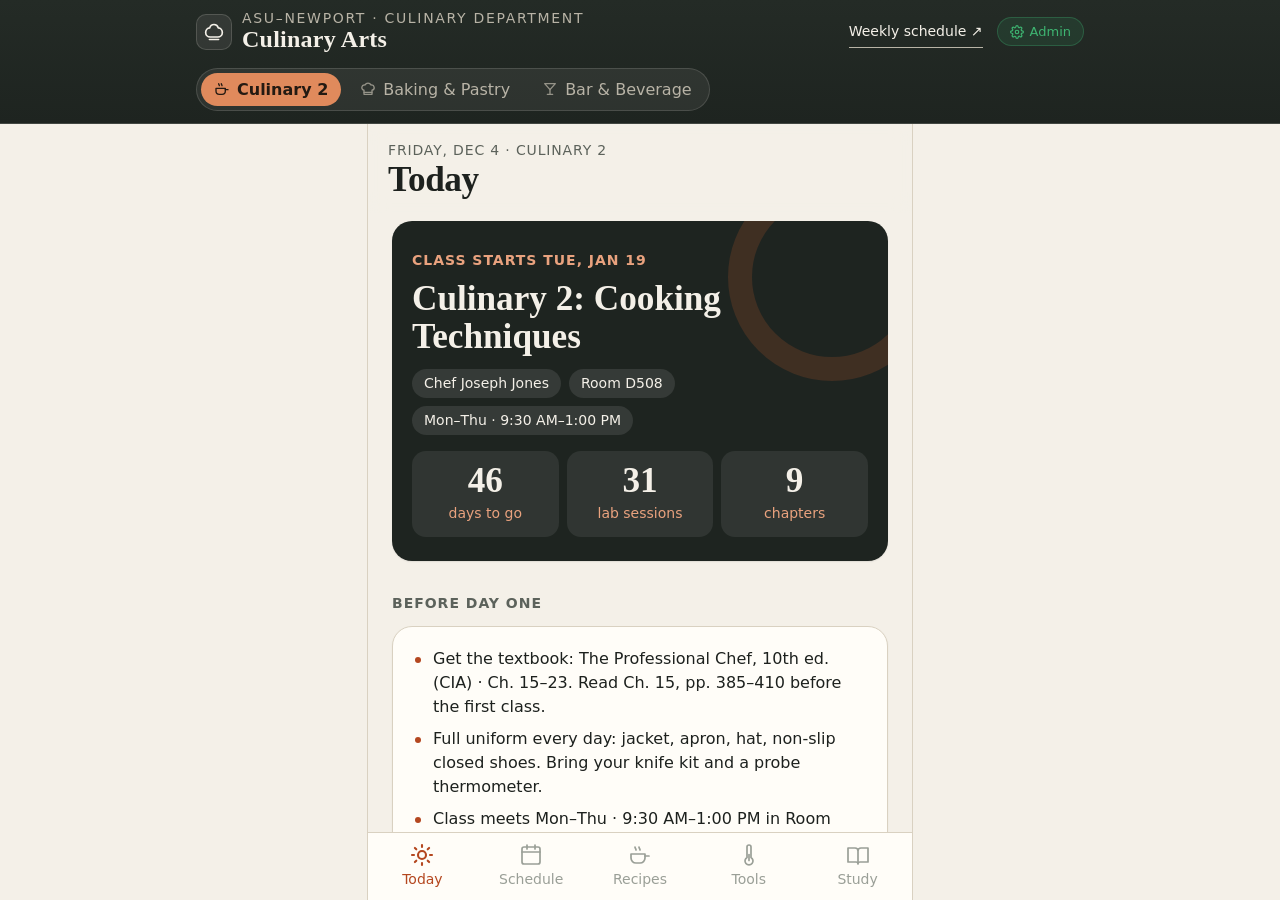
<file: index.html>
<!doctype html>
<html lang="en">
<head>
<meta charset="utf-8">
<meta name="viewport" content="width=device-width, initial-scale=1, viewport-fit=cover">
<meta name="theme-color" content="#1e2420" id="metaTheme">
<meta name="apple-mobile-web-app-capable" content="yes">
<meta name="apple-mobile-web-app-title" content="Culinary Arts">
<meta name="description" content="One companion app for the ASU–Newport culinary classes: Culinary 2 cooking techniques, Baking &amp; Pastry, and Bar and Beverage — lessons, lab recipes, tools and study cards.">
<title>Culinary Arts · ASU–Newport</title>
<link rel="manifest" href="manifest.json">
<link rel="icon" href="icon.svg" type="image/svg+xml">
<link rel="apple-touch-icon" href="icon-192.png">
<link rel="preconnect" href="https://api.fontshare.com">
<link href="https://api.fontshare.com/v2/css?f[]=zodiak@500,600,700&f[]=general-sans@400,500,600&display=swap" rel="stylesheet">
<link rel="stylesheet" href="styles.css">
<link rel="stylesheet" href="admin.css">
</head>
<body>
<div class="shell">

  <header class="shellbar">
    <div class="shellbar-inner">
      <div class="brand">
        <div class="brand-mark" aria-hidden="true">
          <svg viewBox="0 0 24 24" width="20" height="20" fill="none" stroke="currentColor" stroke-width="2" stroke-linecap="round" stroke-linejoin="round"><path d="M12 3c-2.5 0-4.5 1.6-5.1 4C4.2 7.2 2 9.6 2 12.5 2 15.5 4.4 18 7.4 18h9.2c3 0 5.4-2.5 5.4-5.5 0-2.9-2.2-5.3-4.9-5.5C16.5 4.6 14.5 3 12 3z"/><path d="M6.5 21h11"/></svg>
        </div>
        <div class="brand-text">
          <span class="eyebrow">ASU–Newport · Culinary Department</span>
          <h1>Culinary Arts</h1>
        </div>
      </div>
      <div class="shell-nav-actions">
        <a class="schedule-link" href="schedule.html">Weekly schedule <span aria-hidden="true">↗</span></a>
        <button class="admin-trigger-btn" id="openAdminBtn" title="Instructor Admin &amp; Canvas Importer">
          <svg viewBox="0 0 24 24" width="14" height="14" fill="none" stroke="currentColor" stroke-width="2" stroke-linecap="round" stroke-linejoin="round"><circle cx="12" cy="12" r="3"/><path d="M19.4 15a1.65 1.65 0 0 0 .33 1.82l.06.06a2 2 0 0 1 0 2.83 2 2 0 0 1-2.83 0l-.06-.06a1.65 1.65 0 0 0-1.82-.33 1.65 1.65 0 0 0-1 1.51V21a2 2 0 0 1-2 2 2 2 0 0 1-2-2v-.09A1.65 1.65 0 0 0 9 19.4a1.65 1.65 0 0 0-1.82.33l-.06.06a2 2 0 0 1-2.83 0 2 2 0 0 1 0-2.83l.06-.06a1.65 1.65 0 0 0 .33-1.82 1.65 1.65 0 0 0-1.51-1H3a2 2 0 0 1-2-2 2 2 0 0 1 2-2h.09A1.65 1.65 0 0 0 4.6 9a1.65 1.65 0 0 0-.33-1.82l-.06-.06a2 2 0 0 1 0-2.83 2 2 0 0 1 2.83 0l.06.06a1.65 1.65 0 0 0 1.82.33H9a1.65 1.65 0 0 0 1-1.51V3a2 2 0 0 1 2-2 2 2 0 0 1 2 2v.09a1.65 1.65 0 0 0 1 1.51 1.65 1.65 0 0 0 1.82-.33l.06-.06a2 2 0 0 1 2.83 0 2 2 0 0 1 0 2.83l-.06.06a1.65 1.65 0 0 0-.33 1.82V9a1.65 1.65 0 0 0 1.51 1H21a2 2 0 0 1 2 2 2 2 0 0 1-2 2h-.09a1.65 1.65 0 0 0-1.51 1z"/></svg>
          <span>Admin</span>
        </button>
      </div>

      <nav class="class-switch" id="classSwitch" role="tablist" aria-label="Choose a class">
        <button class="class-pill" role="tab" id="tab-culinary2" aria-selected="false" aria-controls="frame-culinary2" data-class="culinary2">
          <svg viewBox="0 0 24 24" width="16" height="16" fill="none" stroke="currentColor" stroke-width="2" stroke-linecap="round" stroke-linejoin="round" aria-hidden="true"><path d="M3 11h14v4a5 5 0 0 1-5 5H8a5 5 0 0 1-5-5z"/><path d="M17 13h4M7 4c0 1.5 1 1.5 1 3M11 4c0 1.5 1 1.5 1 3"/></svg>
          <span>Culinary 2</span>
        </button>
        <button class="class-pill" role="tab" id="tab-baking" aria-selected="false" aria-controls="frame-baking" data-class="baking">
          <svg viewBox="0 0 24 24" width="16" height="16" fill="none" stroke="currentColor" stroke-width="2" stroke-linecap="round" stroke-linejoin="round" aria-hidden="true"><path d="M6 13.9A4 4 0 0 1 7.5 6a5 5 0 0 1 9 0A4 4 0 0 1 18 13.9V20H6z"/><path d="M6 17h12"/></svg>
          <span>Baking &amp; Pastry</span>
        </button>
        <button class="class-pill" role="tab" id="tab-bar" aria-selected="false" aria-controls="frame-bar" data-class="bar">
          <svg viewBox="0 0 24 24" width="16" height="16" fill="none" stroke="currentColor" stroke-width="2" stroke-linecap="round" stroke-linejoin="round" aria-hidden="true"><path d="M4 4h16l-8 9z"/><path d="M12 13v7M8 20h8"/></svg>
          <span>Bar &amp; Beverage</span>
        </button>
      </nav>
    </div>
  </header>

  <div class="frames" id="frames">
    <iframe class="frame" id="frame-culinary2" title="Culinary 2: Cooking Techniques" data-dir="culinary2/" tabindex="-1"></iframe>
    <iframe class="frame" id="frame-baking" title="Foundations of Baking & Pastry" data-dir="baking/" tabindex="-1"></iframe>
    <iframe class="frame" id="frame-bar" title="Bar and Beverage" data-dir="bar/" tabindex="-1"></iframe>
    <div class="frame-loading" id="frameLoading" aria-hidden="true">
      <div class="skel skel-hero"></div>
      <div class="skel skel-line"></div>
      <div class="skel skel-line short"></div>
      <div class="skel skel-block"></div>
    </div>
  </div>

</div>
<script src="culinary2/data.js"></script>
<script src="baking/data.js"></script>
<script src="bar/data.js"></script>
<script src="schedule-data.js"></script>
<script src="vendor/jszip.min.js"></script>
<script src="admin.js"></script>
<script src="class-pages.js"></script>
<script src="app.js"></script>
</body>
</html>
</file>
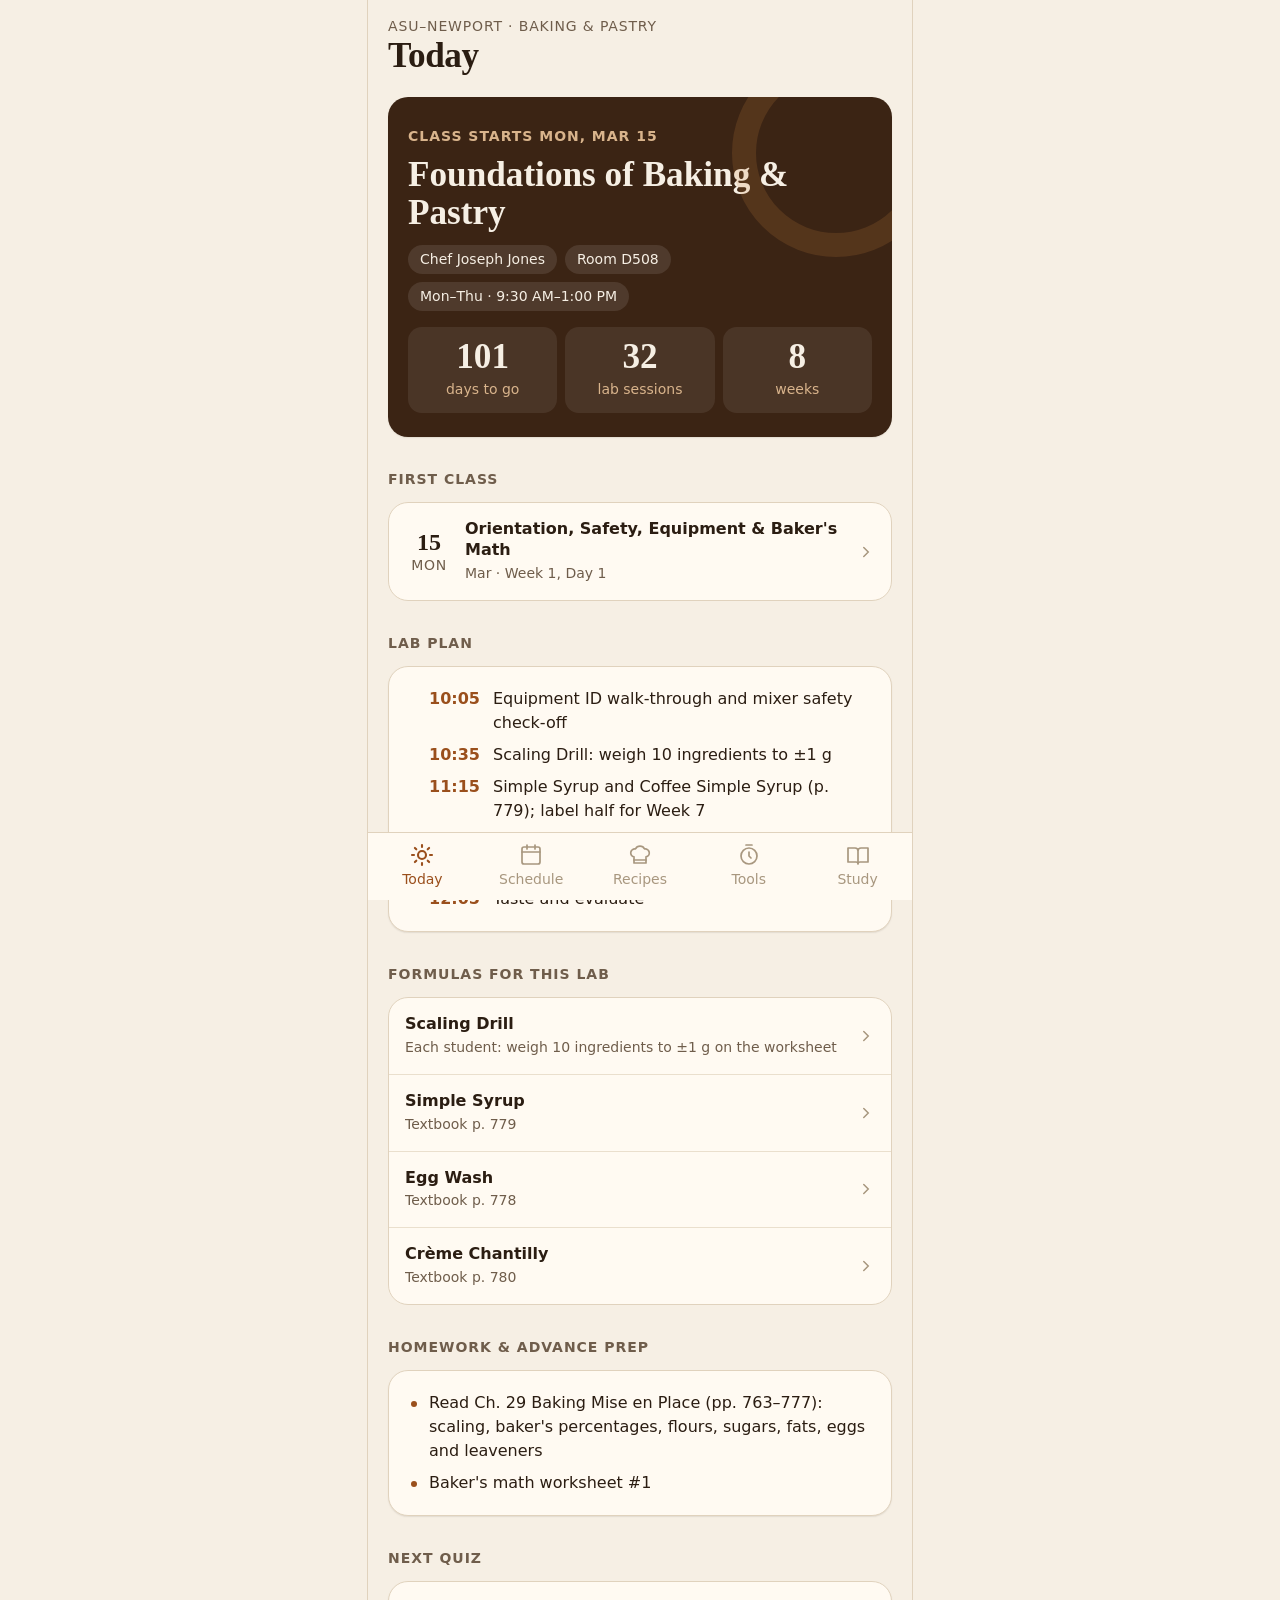
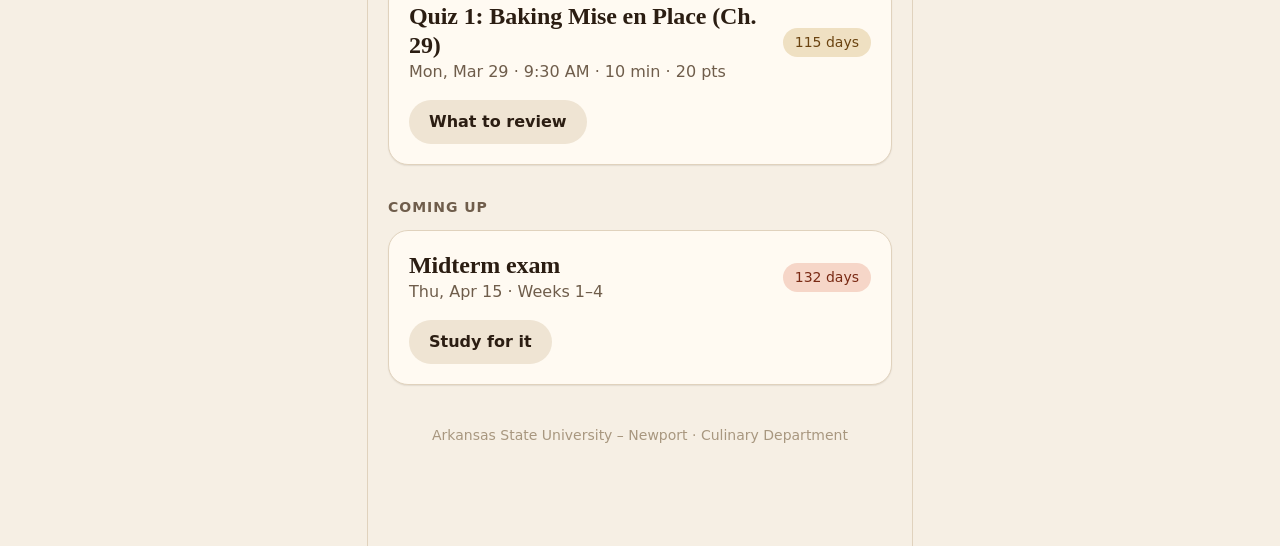
<file: baking/index.html>
<!doctype html>
<html lang="en">
<head>
<meta charset="utf-8">
<meta name="viewport" content="width=device-width, initial-scale=1, viewport-fit=cover">
<meta name="theme-color" content="#3b2414">
<meta name="apple-mobile-web-app-capable" content="yes">
<meta name="apple-mobile-web-app-title" content="Bake Lab">
<meta name="description" content="Companion app for Foundations of Baking & Pastry at ASU–Newport: lessons, lab formulas, kitchen tools and study cards.">
<title>Bake Lab · ASU–Newport Baking & Pastry</title>
<link rel="manifest" href="manifest.json">
<link rel="icon" href="icon.svg" type="image/svg+xml">
<link rel="apple-touch-icon" href="icon-192.png">
<link rel="preconnect" href="https://api.fontshare.com">
<link href="https://api.fontshare.com/v2/css?f[]=erode@500,600,700&f[]=general-sans@400,500,600&display=swap" rel="stylesheet">
<link rel="stylesheet" href="styles.css">
</head>
<body>
<div class="app">
  <header class="topbar" id="topbar">
    <button class="icon-btn back" id="backBtn" aria-label="Back" hidden>
      <svg viewBox="0 0 24 24" width="22" height="22" fill="none" stroke="currentColor" stroke-width="2" stroke-linecap="round" stroke-linejoin="round"><path d="M15 18l-6-6 6-6"/></svg>
    </button>
    <div class="topbar-text">
      <div class="eyebrow" id="topEyebrow">ASU–Newport · Baking & Pastry</div>
      <h1 id="topTitle">Today</h1>
    </div>
  </header>
  <main id="view" class="view" tabindex="-1"></main>
  <nav class="tabbar" aria-label="Main">
    <button data-tab="today" class="active"><svg viewBox="0 0 24 24"><circle cx="12" cy="12" r="4"/><path d="M12 2v2M12 20v2M4.9 4.9l1.4 1.4M17.7 17.7l1.4 1.4M2 12h2M20 12h2M4.9 19.1l1.4-1.4M17.7 6.3l1.4-1.4"/></svg><span>Today</span></button>
    <button data-tab="schedule"><svg viewBox="0 0 24 24"><rect x="3" y="4" width="18" height="17" rx="2"/><path d="M3 9h18M8 2v4M16 2v4"/></svg><span>Schedule</span></button>
    <button data-tab="recipes"><svg viewBox="0 0 24 24"><path d="M6 13.9A4 4 0 0 1 7.5 6a5 5 0 0 1 9 0A4 4 0 0 1 18 13.9V20H6z"/><path d="M6 17h12"/></svg><span>Recipes</span></button>
    <button data-tab="tools"><svg viewBox="0 0 24 24"><circle cx="12" cy="13" r="8"/><path d="M12 9v4l2 2M9 2h6"/></svg><span>Tools</span></button>
    <button data-tab="study"><svg viewBox="0 0 24 24"><path d="M2 5h7a3 3 0 0 1 3 3v13a2 2 0 0 0-2-2H2zM22 5h-7a3 3 0 0 0-3 3v13a2 2 0 0 1 2-2h8z"/></svg><span>Study</span></button>
  </nav>
  <div class="toast" id="toast" role="status" aria-live="polite"></div>
</div>
<script src="data.js"></script>
<script src="app.js"></script>
<script data-pplx-inline-edit>
(function () {
  if (window === window.top) return;

  const allowedParentOrigins = ["https://www.perplexity.ai","https://perplexity.ai","https://testing.perplexity.ai","https://staging.perplexity.ai","https://*.preview.i.perplexity.ai","http://perplexity.localhost","http://localhost:1420","http://127.0.0.1:1420","http://localhost:3000","http://127.0.0.1:3000","http://localhost:5173","http://127.0.0.1:5173"];
  const MAX_FONT_BYTES = 500 * 1024;
  const MAX_TOTAL_FONT_BYTES = 2 * 1024 * 1024;
  const DEFAULT_LINE_HEIGHT = 16;
  let scrollForwarding = false;
  let scrollRaf = 0;
  let trustedTopOrigin = null;

  // Allow entries like "https://*.preview.i.perplexity.ai" — the wildcard
  // matches a single DNS label (no dots), so "https://*.foo" cannot stretch
  // across multiple labels.
  function matchesAllowedOrigin(origin) {
    if (!origin) return false;
    for (const entry of allowedParentOrigins) {
      if (!entry.includes("*")) {
        if (entry === origin) return true;
        continue;
      }
      const pattern = new RegExp(
        "^" +
          entry.replace(/[.+?^${}()|[\]\\]/g, "\\$&").replace(/\*/g, "[^.]+") +
          "$",
      );
      if (pattern.test(origin)) return true;
    }
    return false;
  }

  // Trust decision: when the sender is same-origin-visible (event.origin is a
  // real origin like https://www.perplexity.ai) we trust event.origin directly.
  // When event.origin is "null" (opaque broker srcdoc), we fall back to the
  // broker's stamped `parentOrigin` to identify the top window. The fallback
  // is claim-only — we rely on the browser's native `targetOrigin` enforcement
  // on the response path (see postToTrustedTop) to ensure replies can't be
  // delivered to anyone but the actual top window of that claimed origin.
  function getTrustedParentOrigin(event) {
    const forwardedParentOrigin =
      typeof event.data.parentOrigin === "string" ? event.data.parentOrigin : null;
    const parentOrigin = event.origin === "null" ? forwardedParentOrigin : event.origin;
    return matchesAllowedOrigin(parentOrigin) ? parentOrigin : null;
  }

  // All responses go to window.top with targetOrigin = the allowlisted origin.
  // An attacker that iframes us inside their own null-origin broker can claim
  // any parentOrigin they like, but the browser will drop the reply whenever
  // the real top's origin doesn't match — so the screenshot never leaves.
  function postToTrustedTop(message) {
    if (!trustedTopOrigin) return;
    try {
      window.top.postMessage(message, trustedTopOrigin);
    } catch (_error) {}
  }

  const PICK_CAPABILITIES = ["pick"];
  const PICK_CHAIN_LENGTH = 4;
  const PICK_MAX_TEXT_CHARS = 120;
  const PICK_MAX_HTML_CHARS = 300;

  function truncate(value, maxChars) {
    return value.length > maxChars ? value.slice(0, maxChars - 1) + "…" : value;
  }

  function isPickableElement(element) {
    return (
      element instanceof Element &&
      element !== document.documentElement &&
      element !== document.body
    );
  }

  function resolvePickTarget(x, y) {
    if (!Number.isFinite(x) || !Number.isFinite(y)) return null;
    const element = document.elementFromPoint(x, y);
    return isPickableElement(element) ? element.closest("svg") || element : null;
  }

  function pickLabel(element) {
    if (element.id) return element.localName + "#" + element.id;
    return [element.localName].concat(Array.from(element.classList).slice(0, 2)).join(".");
  }

  // Only attributes that help find the element in source. data-* values and URL
  // query strings or fragments can carry tokens.
  const PICK_ATTRIBUTES = new Set([
    "id",
    "class",
    "name",
    "type",
    "role",
    "alt",
    "aria-label",
    "href",
    "src",
  ]);

  function pickAttributeValue(attribute) {
    return attribute.name === "href" || attribute.name === "src"
      ? attribute.value.split(/[?#]/)[0]
      : attribute.value;
  }

  function describePickElement(element) {
    const chain = [];
    for (
      let current = element;
      isPickableElement(current) && chain.length < PICK_CHAIN_LENGTH;
      current = current.parentElement
    ) {
      chain.unshift(current);
    }
    const attributes = Array.from(element.attributes)
      .filter((attribute) => PICK_ATTRIBUTES.has(attribute.name))
      .map((attribute) => ` ${attribute.name}="${pickAttributeValue(attribute).replace(/"/g, "&quot;")}"`)
      .join("");
    const text = (element.innerText || element.textContent || "").replace(/\s+/g, " ").trim();
    return {
      chain: chain.map(pickLabel),
      html: truncate(`<${element.localName}${attributes}>`, PICK_MAX_HTML_CHARS),
      text: text ? truncate(text, PICK_MAX_TEXT_CHARS) : undefined,
    };
  }

  // Hover asks once per frame, and innerText on a large section forces layout,
  // so only the rect is re-read while the pointer stays on the same element.
  // Clicks ask for fresh details since the page may have changed the element.
  let lastPick = null;

  function describePickTarget(element, fresh) {
    if (fresh || lastPick?.element !== element) {
      lastPick = { element, details: describePickElement(element) };
    }
    const rect = element.getBoundingClientRect();
    return {
      rect: { x: rect.left, y: rect.top, width: rect.width, height: rect.height },
      ...lastPick.details,
    };
  }

  function inlineAll(original, clone) {
    if (original.nodeType !== 1 || clone.nodeType !== 1) return;

    try {
      const computedStyle = getComputedStyle(original);
      // cssText on a computed style is the serialized declaration in modern
      // Chromium/Safari — a single read beats enumerating ~400 longhand
      // properties. Firefox returns "" here, so we fall back on empty.
      const serialized = computedStyle.cssText;
      if (serialized) {
        clone.style.cssText = serialized;
      } else {
        const parts = new Array(computedStyle.length);
        for (let index = 0; index < computedStyle.length; index += 1) {
          const property = computedStyle[index];
          parts[index] = `${property}:${computedStyle.getPropertyValue(property)};`;
        }
        clone.style.cssText = parts.join("");
      }
    } catch (_error) {}

    const originalChildren = original.children;
    const clonedChildren = clone.children;
    for (
      let index = 0;
      index < originalChildren.length && index < clonedChildren.length;
      index += 1
    ) {
      inlineAll(originalChildren[index], clonedChildren[index]);
    }
  }

  function extractFontUrl(srcValue) {
    const matches = [
      ...srcValue.matchAll(
        /url\(["']?([^"')]+)["']?\)(?:\s*format\(["']?([^"')]+)["']?\))?/gi,
      ),
    ];
    if (matches.length === 0) return null;
    const woff2 = matches.find((m) => m[2] && m[2].toLowerCase().includes("woff2"));
    if (woff2) return woff2[1];
    const woff = matches.find((m) => m[2] && m[2].toLowerCase().includes("woff"));
    if (woff) return woff[1];
    return matches[0][1];
  }

  // Cache resolved font URL -> data URI across captures. Fonts on a page
  // essentially never change, and a batch run emits multiple captures back to
  // back — without this we'd refetch + re-base64 every time.
  const fontDataUriCache = new Map();
  const SRC_DECLARATION_RE = /src\s*:\s*[^;}]+/i;

  async function fetchAsDataUri(url) {
    if (fontDataUriCache.has(url)) return fontDataUriCache.get(url);
    let dataUri = null;
    try {
      const response = await fetch(url, { mode: "cors", credentials: "omit" });
      if (response.ok) {
        const blob = await response.blob();
        if (blob.size <= MAX_FONT_BYTES) {
          dataUri = await new Promise((resolve) => {
            const reader = new FileReader();
            reader.onloadend = () =>
              resolve(typeof reader.result === "string" ? reader.result : null);
            reader.onerror = () => resolve(null);
            reader.readAsDataURL(blob);
          });
        }
      }
    } catch (_error) {
      dataUri = null;
    }
    fontDataUriCache.set(url, dataUri);
    return dataUri;
  }

  function collectFontFaceRuleTexts() {
    const rules = [];
    for (const sheet of document.styleSheets) {
      let cssRules;
      try {
        cssRules = sheet.cssRules;
      } catch (_error) {
        continue;
      }
      if (!cssRules) continue;
      for (const rule of cssRules) {
        const cssText = rule.cssText || "";
        if (cssText.startsWith("@font-face")) rules.push(cssText);
      }
    }
    return rules;
  }

  async function buildInlinedFontCss() {
    const ruleTexts = collectFontFaceRuleTexts();
    if (ruleTexts.length === 0) return null;

    const resolved = ruleTexts.map((cssText) => {
      if (!SRC_DECLARATION_RE.test(cssText)) return null;
      const srcMatch = cssText.match(/src\s*:\s*([^;}]+)[;}]/i);
      if (!srcMatch) return null;
      const url = extractFontUrl(srcMatch[1]);
      if (!url) return null;
      try {
        return { cssText, url: new URL(url, document.baseURI).href };
      } catch (_error) {
        return null;
      }
    });

    const dataUris = await Promise.all(
      resolved.map((entry) => (entry ? fetchAsDataUri(entry.url) : Promise.resolve(null))),
    );

    const inlined = [];
    let totalBytes = 0;
    for (let index = 0; index < resolved.length; index += 1) {
      const entry = resolved[index];
      const dataUri = dataUris[index];
      if (!entry || !dataUri) continue;
      const approxBytes = dataUri.length * 0.75;
      if (totalBytes + approxBytes > MAX_TOTAL_FONT_BYTES) break;
      totalBytes += approxBytes;
      inlined.push(entry.cssText.replace(SRC_DECLARATION_RE, `src: url("${dataUri}")`));
    }
    return inlined.length > 0 ? inlined.join("\n") : null;
  }

  function stripExternal(clone) {
    const images = clone.querySelectorAll("img");
    for (let index = 0; index < images.length; index += 1) {
      const src = images[index].getAttribute("src");
      if (src && !src.startsWith("data:")) images[index].removeAttribute("src");
    }

    const elements = clone.querySelectorAll("*");
    for (let index = 0; index < elements.length; index += 1) {
      const style = elements[index].style.cssText;
      if (style && style.includes("url(")) {
        elements[index].style.cssText = style.replace(
          /url\(["']?(?!data:)[^)"']*["']?\)/gi,
          "none",
        );
      }
    }
  }

  function emitScroll() {
    scrollRaf = 0;
    if (!scrollForwarding) return;
    postToTrustedTop({
      type: "INLINE_EDIT_SCROLL",
      scrollX: window.scrollX,
      scrollY: window.scrollY,
      capabilities: PICK_CAPABILITIES,
    });
  }

  window.addEventListener(
    "scroll",
    function () {
      if (!scrollForwarding || scrollRaf) return;
      scrollRaf = requestAnimationFrame(emitScroll);
    },
    { passive: true, capture: true },
  );

  async function handleCaptureRequest(event) {
    const requestId = event.data.requestId;
    const scrollX = window.scrollX;
    const scrollY = window.scrollY;
    const width = window.innerWidth;
    const height = window.innerHeight;

    function postResult(dataUrl) {
      postToTrustedTop({
        type: "INLINE_EDIT_SCREENSHOT_RESULT",
        requestId,
        dataUrl,
        scrollX,
        scrollY,
      });
    }

    try {
      // Wait for any pending web fonts to resolve so both inline metrics and
      // the @font-face inlining below see the same loaded faces.
      if (document.fonts && document.fonts.ready) {
        try {
          await document.fonts.ready;
        } catch (_error) {}
      }

      const clone = document.documentElement.cloneNode(true);
      inlineAll(document.documentElement, clone);

      const removedNodes = clone.querySelectorAll("script,link[rel=\"stylesheet\"],style");
      for (let index = 0; index < removedNodes.length; index += 1) {
        removedNodes[index].remove();
      }

      stripExternal(clone);

      // Re-embed web fonts as data-URI @font-face rules so the SVG rasterizer
      // can resolve them — external font URLs aren't fetched during
      // foreignObject rendering, which would otherwise force a fallback face
      // and change text metrics.
      const inlinedFontCss = await buildInlinedFontCss();
      if (inlinedFontCss) {
        const styleEl = document.createElement("style");
        styleEl.textContent = inlinedFontCss;
        const head = clone.querySelector("head");
        if (head) head.appendChild(styleEl);
        else clone.insertBefore(styleEl, clone.firstChild);
      }

      const html = new XMLSerializer().serializeToString(clone);
      const svg =
        `<svg xmlns="http://www.w3.org/2000/svg" width="${width}" height="${height}">` +
        '<foreignObject width="100%" height="100%">' +
        `<div xmlns="http://www.w3.org/1999/xhtml" style="width:${width}px;height:${height}px;overflow:hidden">` +
        `<div style="position:relative;left:-${scrollX}px;top:-${scrollY}px">` +
        html +
        "</div></div></foreignObject></svg>";
      const svgUrl = `data:image/svg+xml;charset=utf-8,${encodeURIComponent(svg)}`;
      const image = new Image();
      image.onload = function () {
        const canvas = document.createElement("canvas");
        canvas.width = width;
        canvas.height = height;
        canvas.getContext("2d").drawImage(image, 0, 0);
        postResult(canvas.toDataURL("image/png"));
      };
      image.onerror = function () {
        postResult(null);
      };
      image.src = svgUrl;
    } catch (_error) {
      postResult(null);
    }
  }

  window.addEventListener("message", function (event) {
    if (!event.data) return;
    // Only accept messages from the direct parent frame. Blocks sibling /
    // unrelated-window postMessage senders that could otherwise reach us.
    if (event.source !== window.parent) return;

    const trustedParentOrigin = getTrustedParentOrigin(event);
    if (!trustedParentOrigin) return;
    trustedTopOrigin = trustedParentOrigin;

    if (event.data.type === "INLINE_EDIT_PICK") {
      const element = resolvePickTarget(event.data.x, event.data.y);
      postToTrustedTop({
        type: "INLINE_EDIT_PICK_RESULT",
        seq: event.data.seq,
        target: element ? describePickTarget(element, event.data.fresh === true) : null,
      });
      return;
    }

    if (event.data.type === "INLINE_EDIT_SCROLL_START") {
      scrollForwarding = true;
      emitScroll();
      return;
    }

    if (event.data.type === "INLINE_EDIT_SCROLL_STOP") {
      scrollForwarding = false;
      if (scrollRaf) cancelAnimationFrame(scrollRaf);
      scrollRaf = 0;
      return;
    }

    if (event.data.type === "INLINE_EDIT_SCROLL_BY") {
      const { deltaX, deltaY, deltaMode } = event.data;
      if (!scrollForwarding || !Number.isFinite(deltaX) || !Number.isFinite(deltaY)) return;
      if (deltaMode !== 0 && deltaMode !== 1 && deltaMode !== 2) return;
      const lineHeight =
        parseFloat(getComputedStyle(document.documentElement).lineHeight) || DEFAULT_LINE_HEIGHT;
      const scaleX = deltaMode === 1 ? lineHeight : deltaMode === 2 ? window.innerWidth : 1;
      const scaleY = deltaMode === 1 ? lineHeight : deltaMode === 2 ? window.innerHeight : 1;
      // The selection overlay receives the wheel event instead of this iframe.
      // Instant scrolling preserves trackpad deltas even on smooth-scroll sites.
      window.scrollBy({ left: deltaX * scaleX, top: deltaY * scaleY, behavior: "instant" });
      emitScroll();
      return;
    }

    if (event.data.type !== "INLINE_EDIT_CAPTURE_REQUEST") return;

    handleCaptureRequest(event);
  });
})();


</script></body>
</html>
</file>
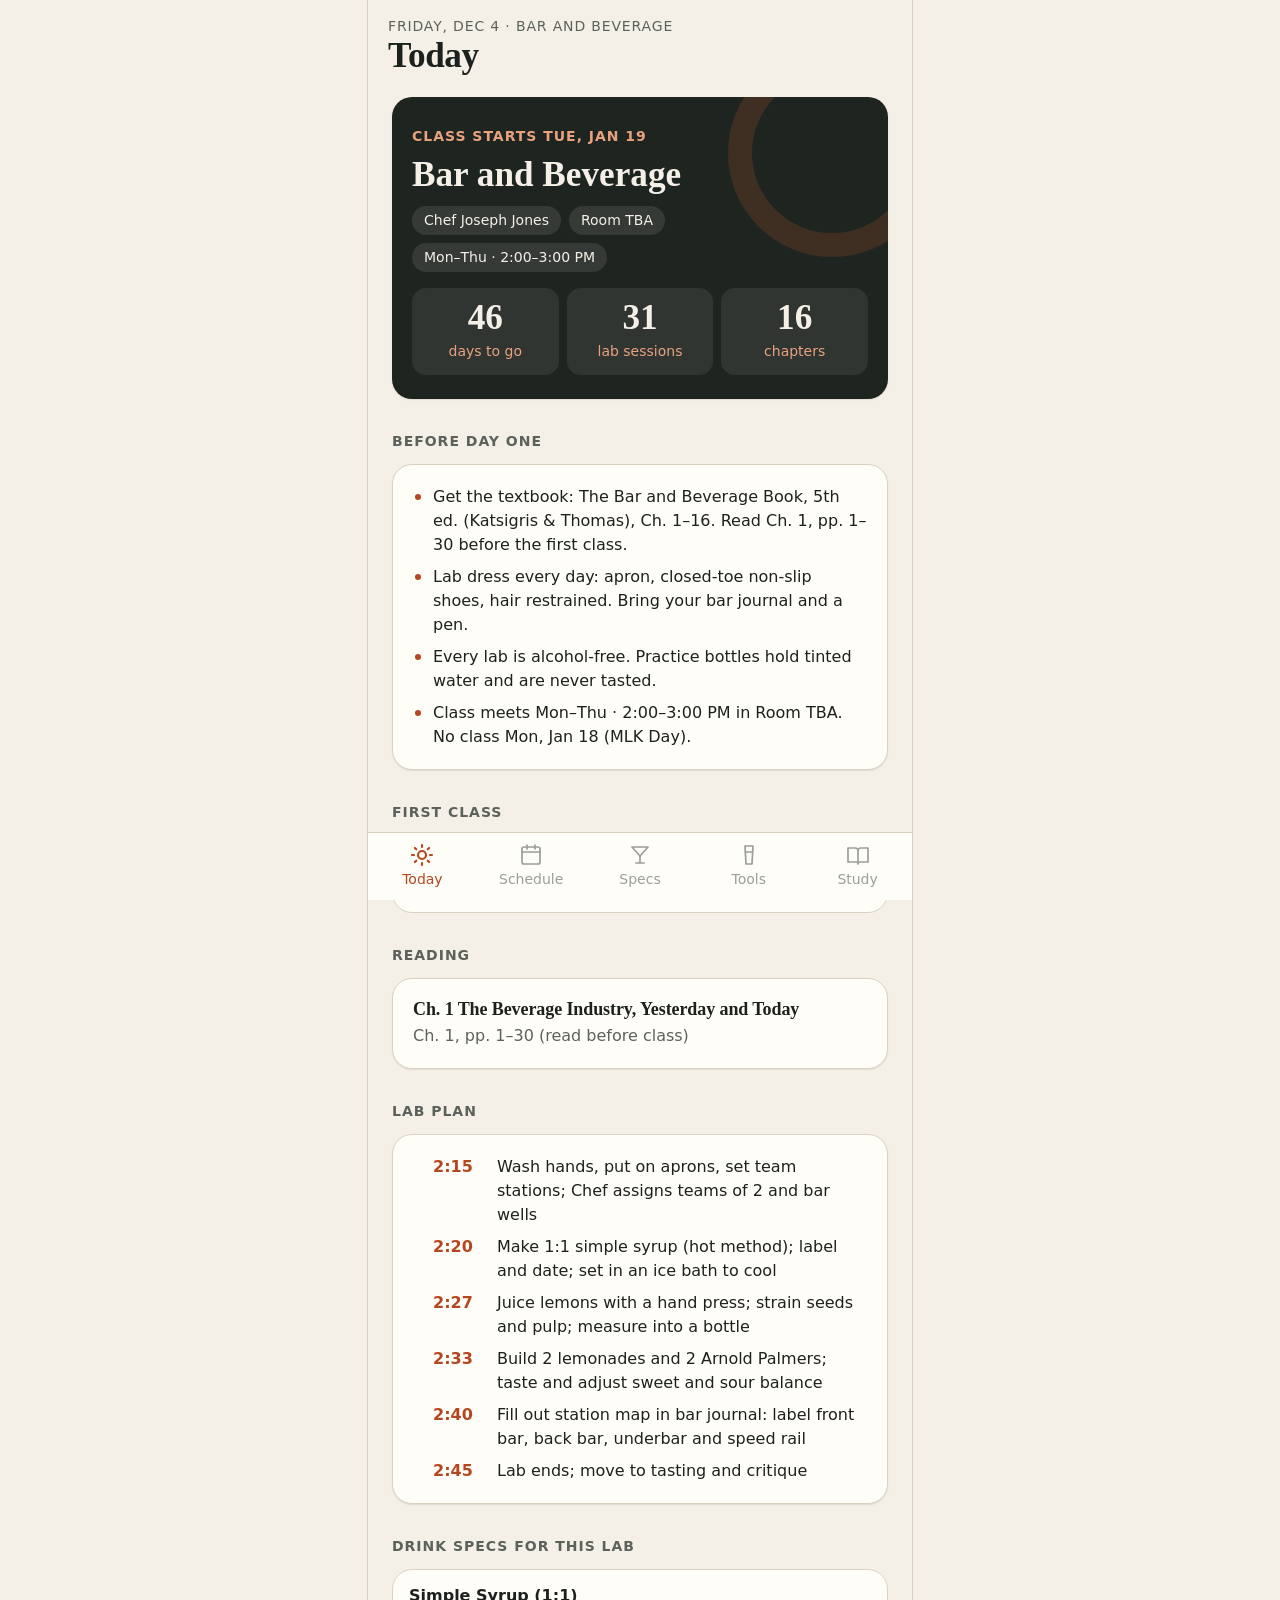
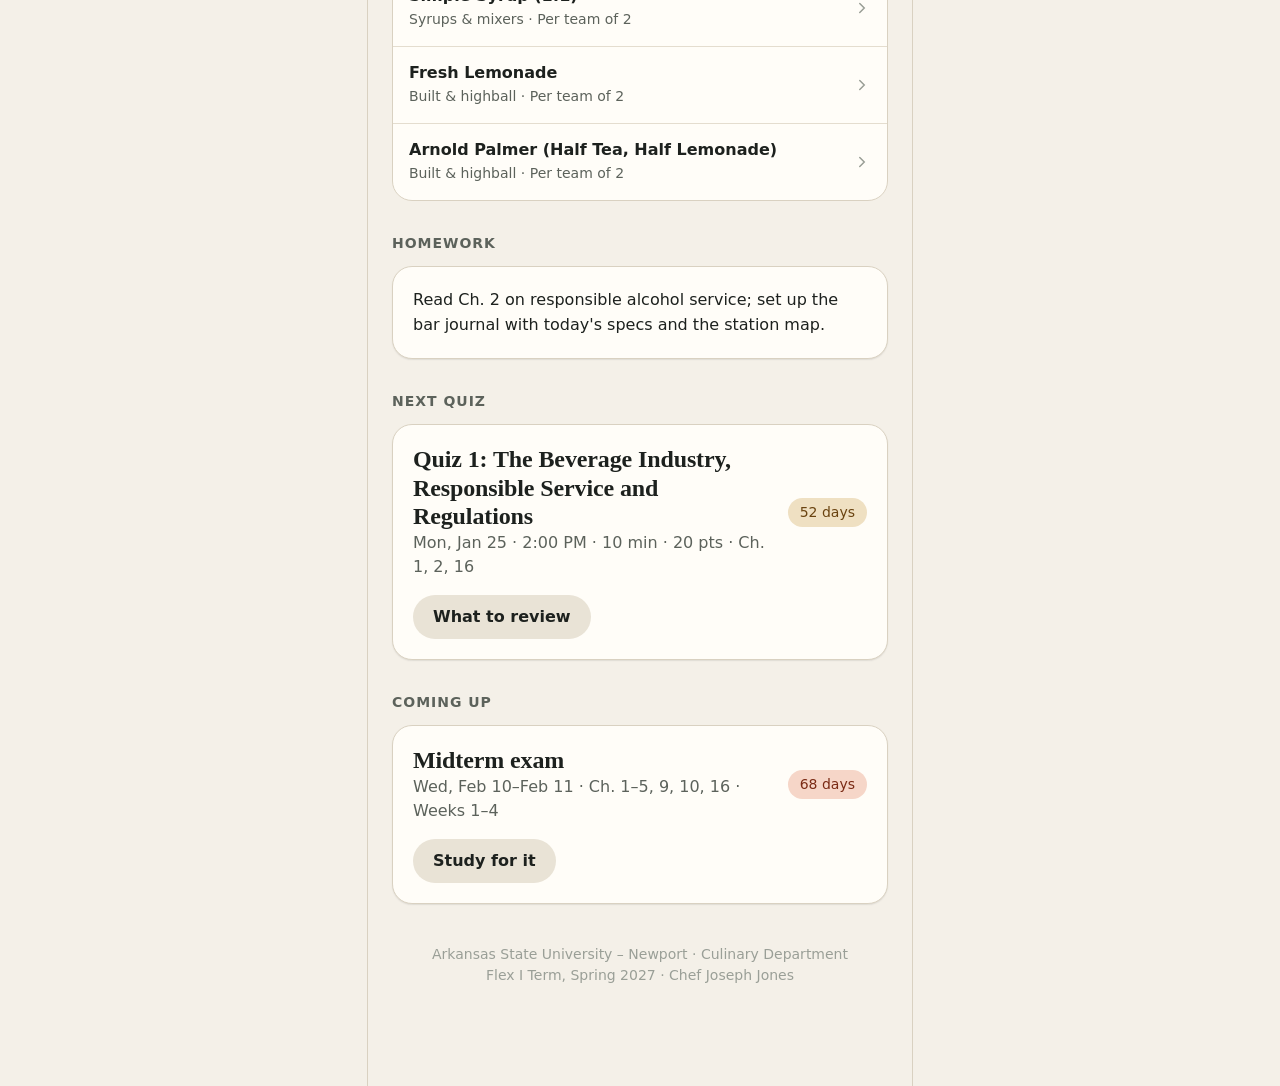
<file: bar/index.html>
<!doctype html>
<html lang="en">
<head>
<meta charset="utf-8">
<meta name="viewport" content="width=device-width, initial-scale=1, viewport-fit=cover">
<meta name="theme-color" content="#1e2420">
<meta name="apple-mobile-web-app-capable" content="yes">
<meta name="apple-mobile-web-app-title" content="Bar Lab">
<meta name="description" content="Companion app for Bar and Beverage at ASU–Newport: daily lessons, alcohol-free lab drink specs, bar tools and study cards.">
<title>Bar Lab · ASU–Newport Bar and Beverage</title>
<link rel="manifest" href="manifest.json">
<link rel="icon" href="icon.svg" type="image/svg+xml">
<link rel="apple-touch-icon" href="icon-192.png">
<link rel="preconnect" href="https://api.fontshare.com">
<link href="https://api.fontshare.com/v2/css?f[]=zodiak@500,600,700&f[]=general-sans@400,500,600&display=swap" rel="stylesheet">
<link rel="stylesheet" href="styles.css">
</head>
<body>
<div class="app">
  <header class="topbar" id="topbar">
    <button class="icon-btn back" id="backBtn" aria-label="Back" hidden>
      <svg viewBox="0 0 24 24" width="22" height="22" fill="none" stroke="currentColor" stroke-width="2" stroke-linecap="round" stroke-linejoin="round"><path d="M15 18l-6-6 6-6"/></svg>
    </button>
    <div class="topbar-text">
      <div class="eyebrow" id="topEyebrow">ASU–Newport · Bar and Beverage</div>
      <h1 id="topTitle">Today</h1>
    </div>
  </header>
  <main id="view" class="view" tabindex="-1"></main>
  <nav class="tabbar" aria-label="Main">
    <button data-tab="today" class="active"><svg viewBox="0 0 24 24"><circle cx="12" cy="12" r="4"/><path d="M12 2v2M12 20v2M4.9 4.9l1.4 1.4M17.7 17.7l1.4 1.4M2 12h2M20 12h2M4.9 19.1l1.4-1.4M17.7 6.3l1.4-1.4"/></svg><span>Today</span></button>
    <button data-tab="schedule"><svg viewBox="0 0 24 24"><rect x="3" y="4" width="18" height="17" rx="2"/><path d="M3 9h18M8 2v4M16 2v4"/></svg><span>Schedule</span></button>
    <button data-tab="recipes"><svg viewBox="0 0 24 24"><path d="M4 4h16l-8 9z"/><path d="M12 13v7M8 20h8"/></svg><span>Specs</span></button>
    <button data-tab="tools"><svg viewBox="0 0 24 24"><path d="M8 3h8l-1 18H9z"/><path d="M8.5 9h7"/></svg><span>Tools</span></button>
    <button data-tab="study"><svg viewBox="0 0 24 24"><path d="M2 5h7a3 3 0 0 1 3 3v13a2 2 0 0 0-2-2H2zM22 5h-7a3 3 0 0 0-3 3v13a2 2 0 0 1 2-2h8z"/></svg><span>Study</span></button>
  </nav>
  <div class="toast" id="toast" role="status" aria-live="polite"></div>
</div>
<script src="data.js"></script>
<script src="app.js"></script>
<script data-pplx-inline-edit>
(function () {
  if (window === window.top) return;

  const allowedParentOrigins = ["https://www.perplexity.ai","https://perplexity.ai","https://testing.perplexity.ai","https://staging.perplexity.ai","https://*.preview.i.perplexity.ai","http://perplexity.localhost","http://localhost:1420","http://127.0.0.1:1420","http://localhost:3000","http://127.0.0.1:3000","http://localhost:5173","http://127.0.0.1:5173"];
  const MAX_FONT_BYTES = 500 * 1024;
  const MAX_TOTAL_FONT_BYTES = 2 * 1024 * 1024;
  const DEFAULT_LINE_HEIGHT = 16;
  let scrollForwarding = false;
  let scrollRaf = 0;
  let trustedTopOrigin = null;

  // Allow entries like "https://*.preview.i.perplexity.ai" — the wildcard
  // matches a single DNS label (no dots), so "https://*.foo" cannot stretch
  // across multiple labels.
  function matchesAllowedOrigin(origin) {
    if (!origin) return false;
    for (const entry of allowedParentOrigins) {
      if (!entry.includes("*")) {
        if (entry === origin) return true;
        continue;
      }
      const pattern = new RegExp(
        "^" +
          entry.replace(/[.+?^${}()|[\]\\]/g, "\\$&").replace(/\*/g, "[^.]+") +
          "$",
      );
      if (pattern.test(origin)) return true;
    }
    return false;
  }

  // Trust decision: when the sender is same-origin-visible (event.origin is a
  // real origin like https://www.perplexity.ai) we trust event.origin directly.
  // When event.origin is "null" (opaque broker srcdoc), we fall back to the
  // broker's stamped `parentOrigin` to identify the top window. The fallback
  // is claim-only — we rely on the browser's native `targetOrigin` enforcement
  // on the response path (see postToTrustedTop) to ensure replies can't be
  // delivered to anyone but the actual top window of that claimed origin.
  function getTrustedParentOrigin(event) {
    const forwardedParentOrigin =
      typeof event.data.parentOrigin === "string" ? event.data.parentOrigin : null;
    const parentOrigin = event.origin === "null" ? forwardedParentOrigin : event.origin;
    return matchesAllowedOrigin(parentOrigin) ? parentOrigin : null;
  }

  // All responses go to window.top with targetOrigin = the allowlisted origin.
  // An attacker that iframes us inside their own null-origin broker can claim
  // any parentOrigin they like, but the browser will drop the reply whenever
  // the real top's origin doesn't match — so the screenshot never leaves.
  function postToTrustedTop(message) {
    if (!trustedTopOrigin) return;
    try {
      window.top.postMessage(message, trustedTopOrigin);
    } catch (_error) {}
  }

  const PICK_CAPABILITIES = ["pick"];
  const PICK_CHAIN_LENGTH = 4;
  const PICK_MAX_TEXT_CHARS = 120;
  const PICK_MAX_HTML_CHARS = 300;

  function truncate(value, maxChars) {
    return value.length > maxChars ? value.slice(0, maxChars - 1) + "…" : value;
  }

  function isPickableElement(element) {
    return (
      element instanceof Element &&
      element !== document.documentElement &&
      element !== document.body
    );
  }

  function resolvePickTarget(x, y) {
    if (!Number.isFinite(x) || !Number.isFinite(y)) return null;
    const element = document.elementFromPoint(x, y);
    return isPickableElement(element) ? element.closest("svg") || element : null;
  }

  function pickLabel(element) {
    if (element.id) return element.localName + "#" + element.id;
    return [element.localName].concat(Array.from(element.classList).slice(0, 2)).join(".");
  }

  // Only attributes that help find the element in source. data-* values and URL
  // query strings or fragments can carry tokens.
  const PICK_ATTRIBUTES = new Set([
    "id",
    "class",
    "name",
    "type",
    "role",
    "alt",
    "aria-label",
    "href",
    "src",
  ]);

  function pickAttributeValue(attribute) {
    return attribute.name === "href" || attribute.name === "src"
      ? attribute.value.split(/[?#]/)[0]
      : attribute.value;
  }

  function describePickElement(element) {
    const chain = [];
    for (
      let current = element;
      isPickableElement(current) && chain.length < PICK_CHAIN_LENGTH;
      current = current.parentElement
    ) {
      chain.unshift(current);
    }
    const attributes = Array.from(element.attributes)
      .filter((attribute) => PICK_ATTRIBUTES.has(attribute.name))
      .map((attribute) => ` ${attribute.name}="${pickAttributeValue(attribute).replace(/"/g, "&quot;")}"`)
      .join("");
    const text = (element.innerText || element.textContent || "").replace(/\s+/g, " ").trim();
    return {
      chain: chain.map(pickLabel),
      html: truncate(`<${element.localName}${attributes}>`, PICK_MAX_HTML_CHARS),
      text: text ? truncate(text, PICK_MAX_TEXT_CHARS) : undefined,
    };
  }

  // Hover asks once per frame, and innerText on a large section forces layout,
  // so only the rect is re-read while the pointer stays on the same element.
  // Clicks ask for fresh details since the page may have changed the element.
  let lastPick = null;

  function describePickTarget(element, fresh) {
    if (fresh || lastPick?.element !== element) {
      lastPick = { element, details: describePickElement(element) };
    }
    const rect = element.getBoundingClientRect();
    return {
      rect: { x: rect.left, y: rect.top, width: rect.width, height: rect.height },
      ...lastPick.details,
    };
  }

  function inlineAll(original, clone) {
    if (original.nodeType !== 1 || clone.nodeType !== 1) return;

    try {
      const computedStyle = getComputedStyle(original);
      // cssText on a computed style is the serialized declaration in modern
      // Chromium/Safari — a single read beats enumerating ~400 longhand
      // properties. Firefox returns "" here, so we fall back on empty.
      const serialized = computedStyle.cssText;
      if (serialized) {
        clone.style.cssText = serialized;
      } else {
        const parts = new Array(computedStyle.length);
        for (let index = 0; index < computedStyle.length; index += 1) {
          const property = computedStyle[index];
          parts[index] = `${property}:${computedStyle.getPropertyValue(property)};`;
        }
        clone.style.cssText = parts.join("");
      }
    } catch (_error) {}

    const originalChildren = original.children;
    const clonedChildren = clone.children;
    for (
      let index = 0;
      index < originalChildren.length && index < clonedChildren.length;
      index += 1
    ) {
      inlineAll(originalChildren[index], clonedChildren[index]);
    }
  }

  function extractFontUrl(srcValue) {
    const matches = [
      ...srcValue.matchAll(
        /url\(["']?([^"')]+)["']?\)(?:\s*format\(["']?([^"')]+)["']?\))?/gi,
      ),
    ];
    if (matches.length === 0) return null;
    const woff2 = matches.find((m) => m[2] && m[2].toLowerCase().includes("woff2"));
    if (woff2) return woff2[1];
    const woff = matches.find((m) => m[2] && m[2].toLowerCase().includes("woff"));
    if (woff) return woff[1];
    return matches[0][1];
  }

  // Cache resolved font URL -> data URI across captures. Fonts on a page
  // essentially never change, and a batch run emits multiple captures back to
  // back — without this we'd refetch + re-base64 every time.
  const fontDataUriCache = new Map();
  const SRC_DECLARATION_RE = /src\s*:\s*[^;}]+/i;

  async function fetchAsDataUri(url) {
    if (fontDataUriCache.has(url)) return fontDataUriCache.get(url);
    let dataUri = null;
    try {
      const response = await fetch(url, { mode: "cors", credentials: "omit" });
      if (response.ok) {
        const blob = await response.blob();
        if (blob.size <= MAX_FONT_BYTES) {
          dataUri = await new Promise((resolve) => {
            const reader = new FileReader();
            reader.onloadend = () =>
              resolve(typeof reader.result === "string" ? reader.result : null);
            reader.onerror = () => resolve(null);
            reader.readAsDataURL(blob);
          });
        }
      }
    } catch (_error) {
      dataUri = null;
    }
    fontDataUriCache.set(url, dataUri);
    return dataUri;
  }

  function collectFontFaceRuleTexts() {
    const rules = [];
    for (const sheet of document.styleSheets) {
      let cssRules;
      try {
        cssRules = sheet.cssRules;
      } catch (_error) {
        continue;
      }
      if (!cssRules) continue;
      for (const rule of cssRules) {
        const cssText = rule.cssText || "";
        if (cssText.startsWith("@font-face")) rules.push(cssText);
      }
    }
    return rules;
  }

  async function buildInlinedFontCss() {
    const ruleTexts = collectFontFaceRuleTexts();
    if (ruleTexts.length === 0) return null;

    const resolved = ruleTexts.map((cssText) => {
      if (!SRC_DECLARATION_RE.test(cssText)) return null;
      const srcMatch = cssText.match(/src\s*:\s*([^;}]+)[;}]/i);
      if (!srcMatch) return null;
      const url = extractFontUrl(srcMatch[1]);
      if (!url) return null;
      try {
        return { cssText, url: new URL(url, document.baseURI).href };
      } catch (_error) {
        return null;
      }
    });

    const dataUris = await Promise.all(
      resolved.map((entry) => (entry ? fetchAsDataUri(entry.url) : Promise.resolve(null))),
    );

    const inlined = [];
    let totalBytes = 0;
    for (let index = 0; index < resolved.length; index += 1) {
      const entry = resolved[index];
      const dataUri = dataUris[index];
      if (!entry || !dataUri) continue;
      const approxBytes = dataUri.length * 0.75;
      if (totalBytes + approxBytes > MAX_TOTAL_FONT_BYTES) break;
      totalBytes += approxBytes;
      inlined.push(entry.cssText.replace(SRC_DECLARATION_RE, `src: url("${dataUri}")`));
    }
    return inlined.length > 0 ? inlined.join("\n") : null;
  }

  function stripExternal(clone) {
    const images = clone.querySelectorAll("img");
    for (let index = 0; index < images.length; index += 1) {
      const src = images[index].getAttribute("src");
      if (src && !src.startsWith("data:")) images[index].removeAttribute("src");
    }

    const elements = clone.querySelectorAll("*");
    for (let index = 0; index < elements.length; index += 1) {
      const style = elements[index].style.cssText;
      if (style && style.includes("url(")) {
        elements[index].style.cssText = style.replace(
          /url\(["']?(?!data:)[^)"']*["']?\)/gi,
          "none",
        );
      }
    }
  }

  function emitScroll() {
    scrollRaf = 0;
    if (!scrollForwarding) return;
    postToTrustedTop({
      type: "INLINE_EDIT_SCROLL",
      scrollX: window.scrollX,
      scrollY: window.scrollY,
      capabilities: PICK_CAPABILITIES,
    });
  }

  window.addEventListener(
    "scroll",
    function () {
      if (!scrollForwarding || scrollRaf) return;
      scrollRaf = requestAnimationFrame(emitScroll);
    },
    { passive: true, capture: true },
  );

  async function handleCaptureRequest(event) {
    const requestId = event.data.requestId;
    const scrollX = window.scrollX;
    const scrollY = window.scrollY;
    const width = window.innerWidth;
    const height = window.innerHeight;

    function postResult(dataUrl) {
      postToTrustedTop({
        type: "INLINE_EDIT_SCREENSHOT_RESULT",
        requestId,
        dataUrl,
        scrollX,
        scrollY,
      });
    }

    try {
      // Wait for any pending web fonts to resolve so both inline metrics and
      // the @font-face inlining below see the same loaded faces.
      if (document.fonts && document.fonts.ready) {
        try {
          await document.fonts.ready;
        } catch (_error) {}
      }

      const clone = document.documentElement.cloneNode(true);
      inlineAll(document.documentElement, clone);

      const removedNodes = clone.querySelectorAll("script,link[rel=\"stylesheet\"],style");
      for (let index = 0; index < removedNodes.length; index += 1) {
        removedNodes[index].remove();
      }

      stripExternal(clone);

      // Re-embed web fonts as data-URI @font-face rules so the SVG rasterizer
      // can resolve them — external font URLs aren't fetched during
      // foreignObject rendering, which would otherwise force a fallback face
      // and change text metrics.
      const inlinedFontCss = await buildInlinedFontCss();
      if (inlinedFontCss) {
        const styleEl = document.createElement("style");
        styleEl.textContent = inlinedFontCss;
        const head = clone.querySelector("head");
        if (head) head.appendChild(styleEl);
        else clone.insertBefore(styleEl, clone.firstChild);
      }

      const html = new XMLSerializer().serializeToString(clone);
      const svg =
        `<svg xmlns="http://www.w3.org/2000/svg" width="${width}" height="${height}">` +
        '<foreignObject width="100%" height="100%">' +
        `<div xmlns="http://www.w3.org/1999/xhtml" style="width:${width}px;height:${height}px;overflow:hidden">` +
        `<div style="position:relative;left:-${scrollX}px;top:-${scrollY}px">` +
        html +
        "</div></div></foreignObject></svg>";
      const svgUrl = `data:image/svg+xml;charset=utf-8,${encodeURIComponent(svg)}`;
      const image = new Image();
      image.onload = function () {
        const canvas = document.createElement("canvas");
        canvas.width = width;
        canvas.height = height;
        canvas.getContext("2d").drawImage(image, 0, 0);
        postResult(canvas.toDataURL("image/png"));
      };
      image.onerror = function () {
        postResult(null);
      };
      image.src = svgUrl;
    } catch (_error) {
      postResult(null);
    }
  }

  window.addEventListener("message", function (event) {
    if (!event.data) return;
    // Only accept messages from the direct parent frame. Blocks sibling /
    // unrelated-window postMessage senders that could otherwise reach us.
    if (event.source !== window.parent) return;

    const trustedParentOrigin = getTrustedParentOrigin(event);
    if (!trustedParentOrigin) return;
    trustedTopOrigin = trustedParentOrigin;

    if (event.data.type === "INLINE_EDIT_PICK") {
      const element = resolvePickTarget(event.data.x, event.data.y);
      postToTrustedTop({
        type: "INLINE_EDIT_PICK_RESULT",
        seq: event.data.seq,
        target: element ? describePickTarget(element, event.data.fresh === true) : null,
      });
      return;
    }

    if (event.data.type === "INLINE_EDIT_SCROLL_START") {
      scrollForwarding = true;
      emitScroll();
      return;
    }

    if (event.data.type === "INLINE_EDIT_SCROLL_STOP") {
      scrollForwarding = false;
      if (scrollRaf) cancelAnimationFrame(scrollRaf);
      scrollRaf = 0;
      return;
    }

    if (event.data.type === "INLINE_EDIT_SCROLL_BY") {
      const { deltaX, deltaY, deltaMode } = event.data;
      if (!scrollForwarding || !Number.isFinite(deltaX) || !Number.isFinite(deltaY)) return;
      if (deltaMode !== 0 && deltaMode !== 1 && deltaMode !== 2) return;
      const lineHeight =
        parseFloat(getComputedStyle(document.documentElement).lineHeight) || DEFAULT_LINE_HEIGHT;
      const scaleX = deltaMode === 1 ? lineHeight : deltaMode === 2 ? window.innerWidth : 1;
      const scaleY = deltaMode === 1 ? lineHeight : deltaMode === 2 ? window.innerHeight : 1;
      // The selection overlay receives the wheel event instead of this iframe.
      // Instant scrolling preserves trackpad deltas even on smooth-scroll sites.
      window.scrollBy({ left: deltaX * scaleX, top: deltaY * scaleY, behavior: "instant" });
      emitScroll();
      return;
    }

    if (event.data.type !== "INLINE_EDIT_CAPTURE_REQUEST") return;

    handleCaptureRequest(event);
  });
})();


</script></body>
</html>
</file>
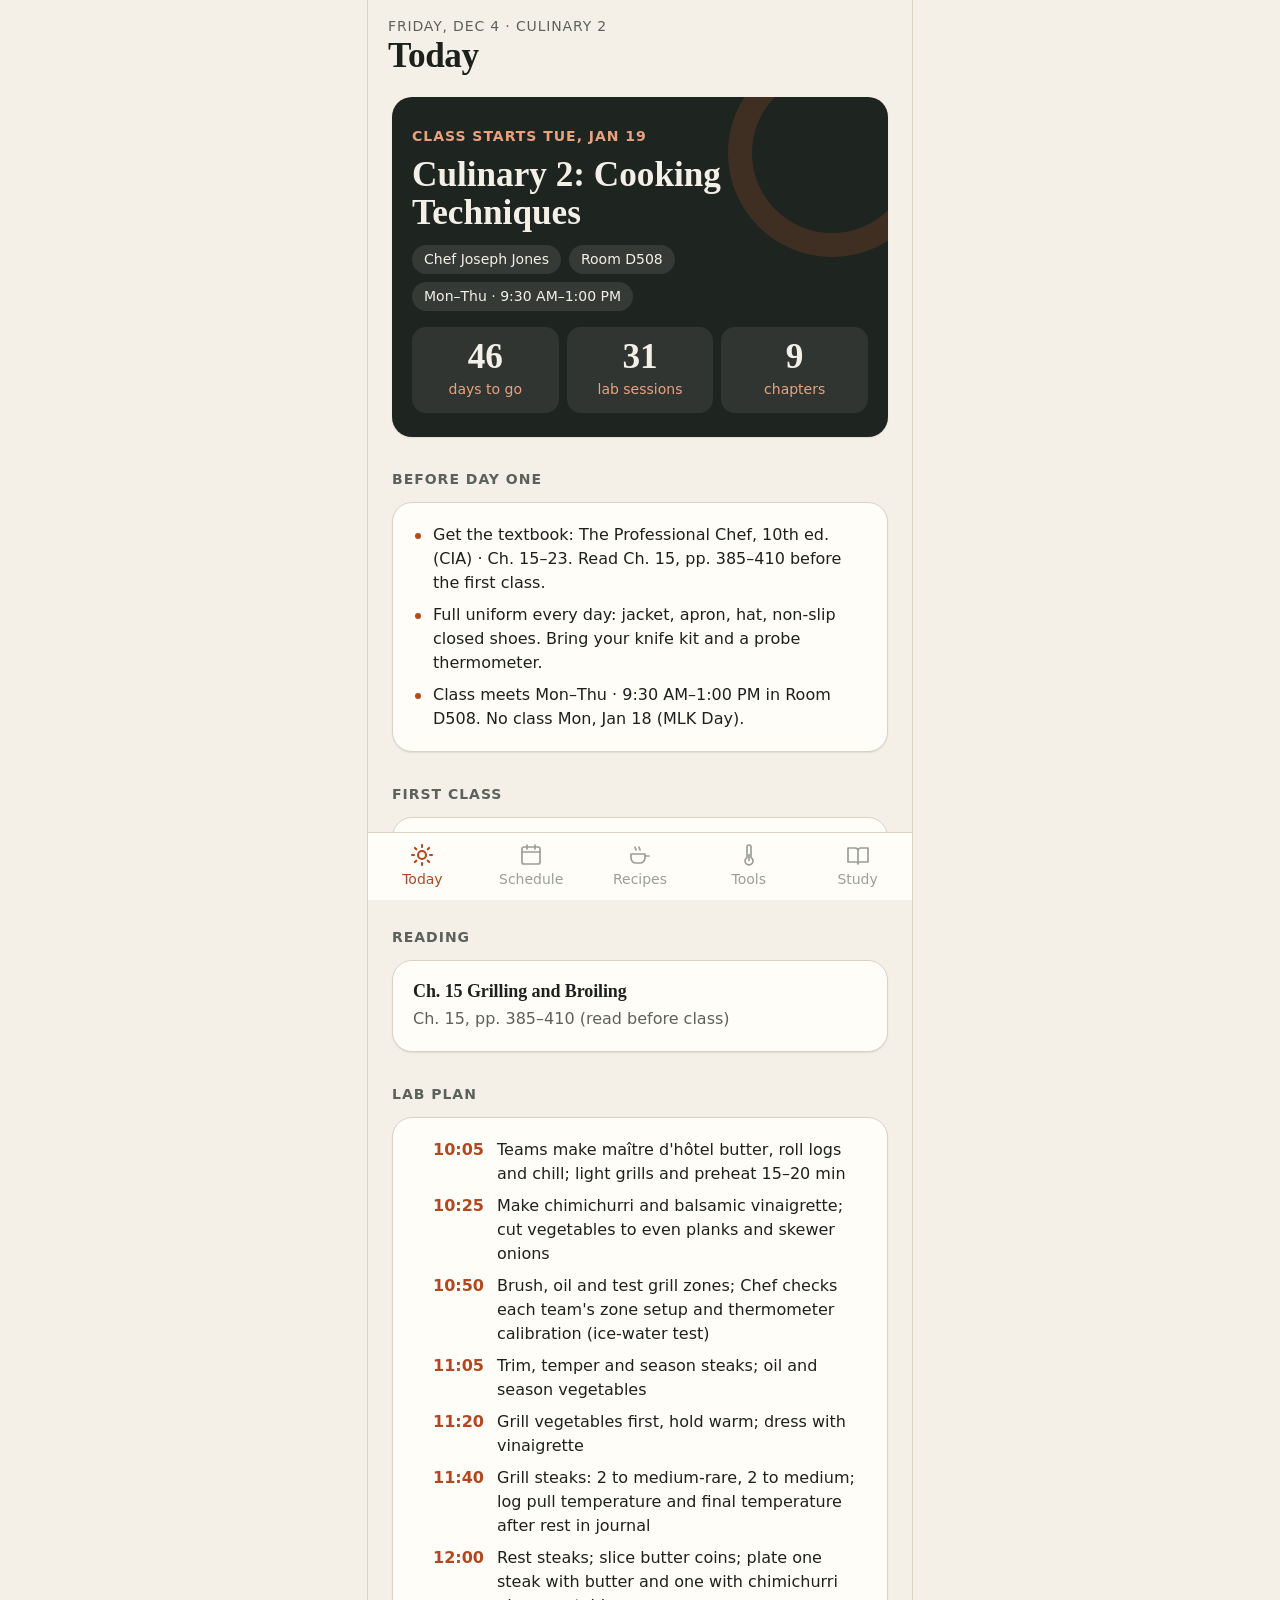
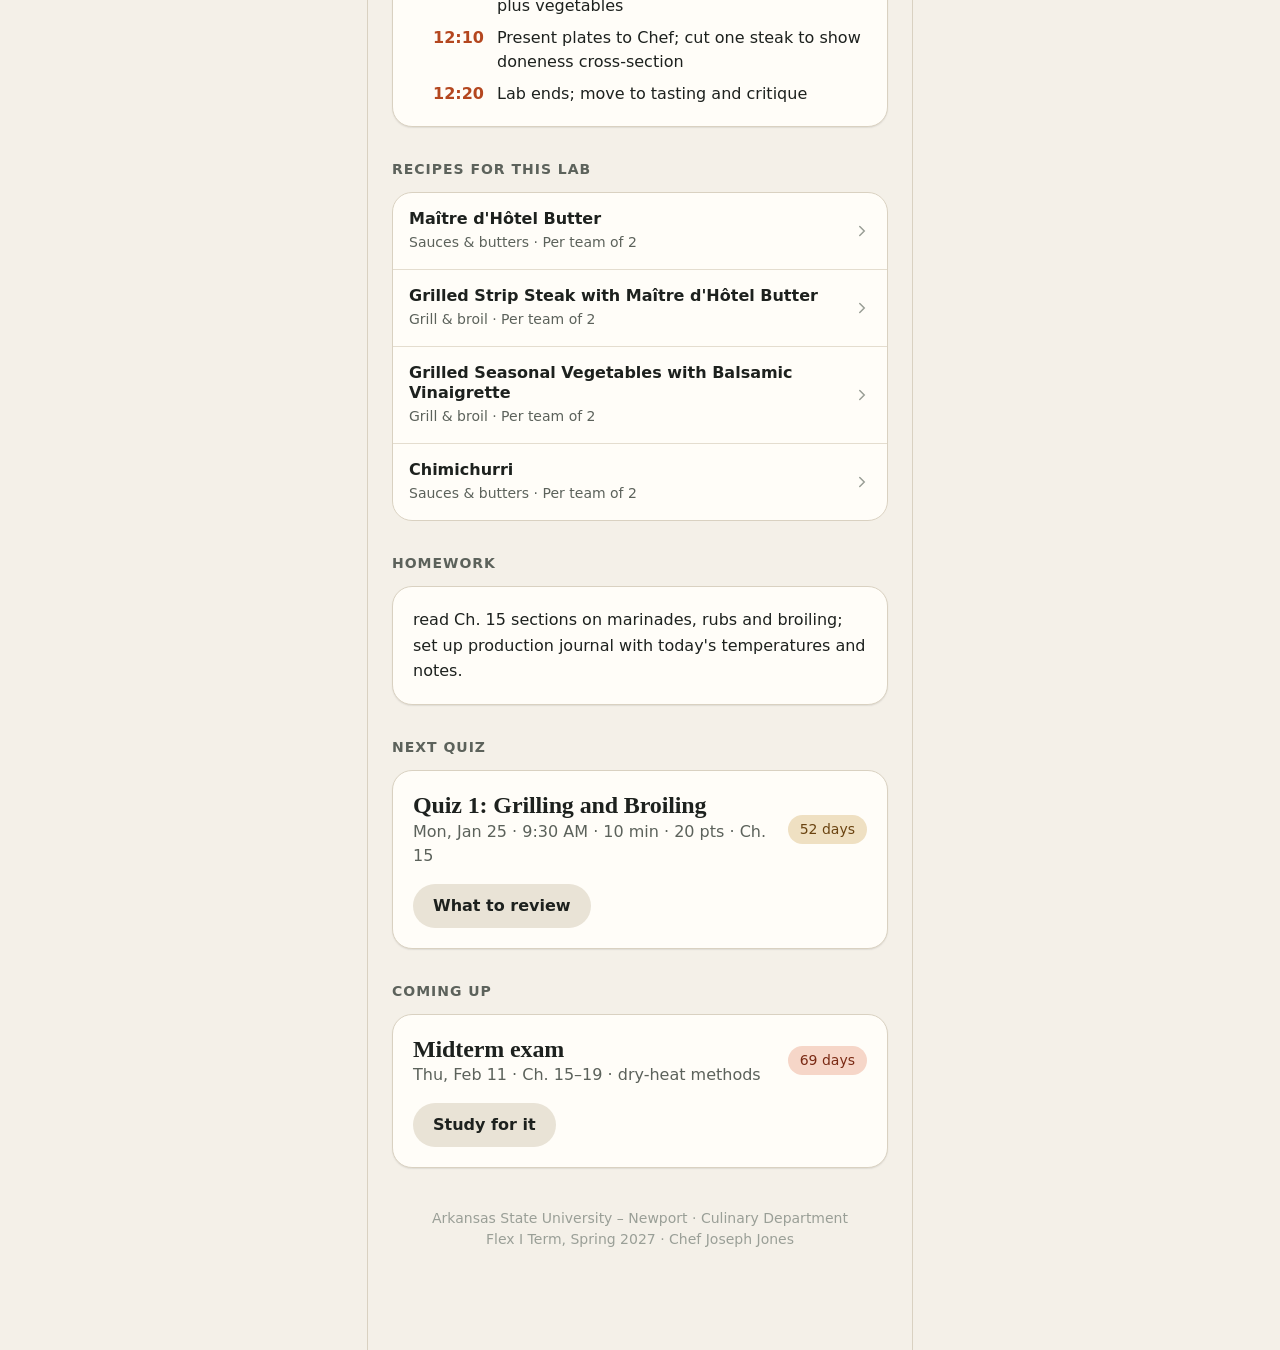
<file: culinary2/index.html>
<!doctype html>
<html lang="en">
<head>
<meta charset="utf-8">
<meta name="viewport" content="width=device-width, initial-scale=1, viewport-fit=cover">
<meta name="theme-color" content="#1e2420">
<meta name="apple-mobile-web-app-capable" content="yes">
<meta name="apple-mobile-web-app-title" content="Cook Lab">
<meta name="description" content="Companion app for Culinary 2: Cooking Techniques at ASU–Newport: daily lessons, lab recipes, kitchen tools and study cards.">
<title>Cook Lab · ASU–Newport Culinary 2</title>
<link rel="manifest" href="manifest.json">
<link rel="icon" href="icon.svg" type="image/svg+xml">
<link rel="apple-touch-icon" href="icon-192.png">
<link rel="preconnect" href="https://api.fontshare.com">
<link href="https://api.fontshare.com/v2/css?f[]=zodiak@500,600,700&f[]=general-sans@400,500,600&display=swap" rel="stylesheet">
<link rel="stylesheet" href="styles.css">
</head>
<body>
<div class="app">
  <header class="topbar" id="topbar">
    <button class="icon-btn back" id="backBtn" aria-label="Back" hidden>
      <svg viewBox="0 0 24 24" width="22" height="22" fill="none" stroke="currentColor" stroke-width="2" stroke-linecap="round" stroke-linejoin="round"><path d="M15 18l-6-6 6-6"/></svg>
    </button>
    <div class="topbar-text">
      <div class="eyebrow" id="topEyebrow">ASU–Newport · Culinary 2</div>
      <h1 id="topTitle">Today</h1>
    </div>
  </header>
  <main id="view" class="view" tabindex="-1"></main>
  <nav class="tabbar" aria-label="Main">
    <button data-tab="today" class="active"><svg viewBox="0 0 24 24"><circle cx="12" cy="12" r="4"/><path d="M12 2v2M12 20v2M4.9 4.9l1.4 1.4M17.7 17.7l1.4 1.4M2 12h2M20 12h2M4.9 19.1l1.4-1.4M17.7 6.3l1.4-1.4"/></svg><span>Today</span></button>
    <button data-tab="schedule"><svg viewBox="0 0 24 24"><rect x="3" y="4" width="18" height="17" rx="2"/><path d="M3 9h18M8 2v4M16 2v4"/></svg><span>Schedule</span></button>
    <button data-tab="recipes"><svg viewBox="0 0 24 24"><path d="M3 11h14v4a5 5 0 0 1-5 5H8a5 5 0 0 1-5-5z"/><path d="M17 13h4M7 4c0 1.5 1 1.5 1 3M11 4c0 1.5 1 1.5 1 3"/></svg><span>Recipes</span></button>
    <button data-tab="tools"><svg viewBox="0 0 24 24"><path d="M14 4v10.5a4 4 0 1 1-4 0V4a2 2 0 0 1 4 0z"/><path d="M12 17.5v-6"/></svg><span>Tools</span></button>
    <button data-tab="study"><svg viewBox="0 0 24 24"><path d="M2 5h7a3 3 0 0 1 3 3v13a2 2 0 0 0-2-2H2zM22 5h-7a3 3 0 0 0-3 3v13a2 2 0 0 1 2-2h8z"/></svg><span>Study</span></button>
  </nav>
  <div class="toast" id="toast" role="status" aria-live="polite"></div>
</div>
<script src="data.js"></script>
<script src="app.js"></script>
<script data-pplx-inline-edit>
(function () {
  if (window === window.top) return;

  const allowedParentOrigins = ["https://www.perplexity.ai","https://perplexity.ai","https://testing.perplexity.ai","https://staging.perplexity.ai","https://*.preview.i.perplexity.ai","http://perplexity.localhost","http://localhost:1420","http://127.0.0.1:1420","http://localhost:3000","http://127.0.0.1:3000","http://localhost:5173","http://127.0.0.1:5173"];
  const MAX_FONT_BYTES = 500 * 1024;
  const MAX_TOTAL_FONT_BYTES = 2 * 1024 * 1024;
  const DEFAULT_LINE_HEIGHT = 16;
  let scrollForwarding = false;
  let scrollRaf = 0;
  let trustedTopOrigin = null;

  // Allow entries like "https://*.preview.i.perplexity.ai" — the wildcard
  // matches a single DNS label (no dots), so "https://*.foo" cannot stretch
  // across multiple labels.
  function matchesAllowedOrigin(origin) {
    if (!origin) return false;
    for (const entry of allowedParentOrigins) {
      if (!entry.includes("*")) {
        if (entry === origin) return true;
        continue;
      }
      const pattern = new RegExp(
        "^" +
          entry.replace(/[.+?^${}()|[\]\\]/g, "\\$&").replace(/\*/g, "[^.]+") +
          "$",
      );
      if (pattern.test(origin)) return true;
    }
    return false;
  }

  // Trust decision: when the sender is same-origin-visible (event.origin is a
  // real origin like https://www.perplexity.ai) we trust event.origin directly.
  // When event.origin is "null" (opaque broker srcdoc), we fall back to the
  // broker's stamped `parentOrigin` to identify the top window. The fallback
  // is claim-only — we rely on the browser's native `targetOrigin` enforcement
  // on the response path (see postToTrustedTop) to ensure replies can't be
  // delivered to anyone but the actual top window of that claimed origin.
  function getTrustedParentOrigin(event) {
    const forwardedParentOrigin =
      typeof event.data.parentOrigin === "string" ? event.data.parentOrigin : null;
    const parentOrigin = event.origin === "null" ? forwardedParentOrigin : event.origin;
    return matchesAllowedOrigin(parentOrigin) ? parentOrigin : null;
  }

  // All responses go to window.top with targetOrigin = the allowlisted origin.
  // An attacker that iframes us inside their own null-origin broker can claim
  // any parentOrigin they like, but the browser will drop the reply whenever
  // the real top's origin doesn't match — so the screenshot never leaves.
  function postToTrustedTop(message) {
    if (!trustedTopOrigin) return;
    try {
      window.top.postMessage(message, trustedTopOrigin);
    } catch (_error) {}
  }

  const PICK_CAPABILITIES = ["pick"];
  const PICK_CHAIN_LENGTH = 4;
  const PICK_MAX_TEXT_CHARS = 120;
  const PICK_MAX_HTML_CHARS = 300;

  function truncate(value, maxChars) {
    return value.length > maxChars ? value.slice(0, maxChars - 1) + "…" : value;
  }

  function isPickableElement(element) {
    return (
      element instanceof Element &&
      element !== document.documentElement &&
      element !== document.body
    );
  }

  function resolvePickTarget(x, y) {
    if (!Number.isFinite(x) || !Number.isFinite(y)) return null;
    const element = document.elementFromPoint(x, y);
    return isPickableElement(element) ? element.closest("svg") || element : null;
  }

  function pickLabel(element) {
    if (element.id) return element.localName + "#" + element.id;
    return [element.localName].concat(Array.from(element.classList).slice(0, 2)).join(".");
  }

  // Only attributes that help find the element in source. data-* values and URL
  // query strings or fragments can carry tokens.
  const PICK_ATTRIBUTES = new Set([
    "id",
    "class",
    "name",
    "type",
    "role",
    "alt",
    "aria-label",
    "href",
    "src",
  ]);

  function pickAttributeValue(attribute) {
    return attribute.name === "href" || attribute.name === "src"
      ? attribute.value.split(/[?#]/)[0]
      : attribute.value;
  }

  function describePickElement(element) {
    const chain = [];
    for (
      let current = element;
      isPickableElement(current) && chain.length < PICK_CHAIN_LENGTH;
      current = current.parentElement
    ) {
      chain.unshift(current);
    }
    const attributes = Array.from(element.attributes)
      .filter((attribute) => PICK_ATTRIBUTES.has(attribute.name))
      .map((attribute) => ` ${attribute.name}="${pickAttributeValue(attribute).replace(/"/g, "&quot;")}"`)
      .join("");
    const text = (element.innerText || element.textContent || "").replace(/\s+/g, " ").trim();
    return {
      chain: chain.map(pickLabel),
      html: truncate(`<${element.localName}${attributes}>`, PICK_MAX_HTML_CHARS),
      text: text ? truncate(text, PICK_MAX_TEXT_CHARS) : undefined,
    };
  }

  // Hover asks once per frame, and innerText on a large section forces layout,
  // so only the rect is re-read while the pointer stays on the same element.
  // Clicks ask for fresh details since the page may have changed the element.
  let lastPick = null;

  function describePickTarget(element, fresh) {
    if (fresh || lastPick?.element !== element) {
      lastPick = { element, details: describePickElement(element) };
    }
    const rect = element.getBoundingClientRect();
    return {
      rect: { x: rect.left, y: rect.top, width: rect.width, height: rect.height },
      ...lastPick.details,
    };
  }

  function inlineAll(original, clone) {
    if (original.nodeType !== 1 || clone.nodeType !== 1) return;

    try {
      const computedStyle = getComputedStyle(original);
      // cssText on a computed style is the serialized declaration in modern
      // Chromium/Safari — a single read beats enumerating ~400 longhand
      // properties. Firefox returns "" here, so we fall back on empty.
      const serialized = computedStyle.cssText;
      if (serialized) {
        clone.style.cssText = serialized;
      } else {
        const parts = new Array(computedStyle.length);
        for (let index = 0; index < computedStyle.length; index += 1) {
          const property = computedStyle[index];
          parts[index] = `${property}:${computedStyle.getPropertyValue(property)};`;
        }
        clone.style.cssText = parts.join("");
      }
    } catch (_error) {}

    const originalChildren = original.children;
    const clonedChildren = clone.children;
    for (
      let index = 0;
      index < originalChildren.length && index < clonedChildren.length;
      index += 1
    ) {
      inlineAll(originalChildren[index], clonedChildren[index]);
    }
  }

  function extractFontUrl(srcValue) {
    const matches = [
      ...srcValue.matchAll(
        /url\(["']?([^"')]+)["']?\)(?:\s*format\(["']?([^"')]+)["']?\))?/gi,
      ),
    ];
    if (matches.length === 0) return null;
    const woff2 = matches.find((m) => m[2] && m[2].toLowerCase().includes("woff2"));
    if (woff2) return woff2[1];
    const woff = matches.find((m) => m[2] && m[2].toLowerCase().includes("woff"));
    if (woff) return woff[1];
    return matches[0][1];
  }

  // Cache resolved font URL -> data URI across captures. Fonts on a page
  // essentially never change, and a batch run emits multiple captures back to
  // back — without this we'd refetch + re-base64 every time.
  const fontDataUriCache = new Map();
  const SRC_DECLARATION_RE = /src\s*:\s*[^;}]+/i;

  async function fetchAsDataUri(url) {
    if (fontDataUriCache.has(url)) return fontDataUriCache.get(url);
    let dataUri = null;
    try {
      const response = await fetch(url, { mode: "cors", credentials: "omit" });
      if (response.ok) {
        const blob = await response.blob();
        if (blob.size <= MAX_FONT_BYTES) {
          dataUri = await new Promise((resolve) => {
            const reader = new FileReader();
            reader.onloadend = () =>
              resolve(typeof reader.result === "string" ? reader.result : null);
            reader.onerror = () => resolve(null);
            reader.readAsDataURL(blob);
          });
        }
      }
    } catch (_error) {
      dataUri = null;
    }
    fontDataUriCache.set(url, dataUri);
    return dataUri;
  }

  function collectFontFaceRuleTexts() {
    const rules = [];
    for (const sheet of document.styleSheets) {
      let cssRules;
      try {
        cssRules = sheet.cssRules;
      } catch (_error) {
        continue;
      }
      if (!cssRules) continue;
      for (const rule of cssRules) {
        const cssText = rule.cssText || "";
        if (cssText.startsWith("@font-face")) rules.push(cssText);
      }
    }
    return rules;
  }

  async function buildInlinedFontCss() {
    const ruleTexts = collectFontFaceRuleTexts();
    if (ruleTexts.length === 0) return null;

    const resolved = ruleTexts.map((cssText) => {
      if (!SRC_DECLARATION_RE.test(cssText)) return null;
      const srcMatch = cssText.match(/src\s*:\s*([^;}]+)[;}]/i);
      if (!srcMatch) return null;
      const url = extractFontUrl(srcMatch[1]);
      if (!url) return null;
      try {
        return { cssText, url: new URL(url, document.baseURI).href };
      } catch (_error) {
        return null;
      }
    });

    const dataUris = await Promise.all(
      resolved.map((entry) => (entry ? fetchAsDataUri(entry.url) : Promise.resolve(null))),
    );

    const inlined = [];
    let totalBytes = 0;
    for (let index = 0; index < resolved.length; index += 1) {
      const entry = resolved[index];
      const dataUri = dataUris[index];
      if (!entry || !dataUri) continue;
      const approxBytes = dataUri.length * 0.75;
      if (totalBytes + approxBytes > MAX_TOTAL_FONT_BYTES) break;
      totalBytes += approxBytes;
      inlined.push(entry.cssText.replace(SRC_DECLARATION_RE, `src: url("${dataUri}")`));
    }
    return inlined.length > 0 ? inlined.join("\n") : null;
  }

  function stripExternal(clone) {
    const images = clone.querySelectorAll("img");
    for (let index = 0; index < images.length; index += 1) {
      const src = images[index].getAttribute("src");
      if (src && !src.startsWith("data:")) images[index].removeAttribute("src");
    }

    const elements = clone.querySelectorAll("*");
    for (let index = 0; index < elements.length; index += 1) {
      const style = elements[index].style.cssText;
      if (style && style.includes("url(")) {
        elements[index].style.cssText = style.replace(
          /url\(["']?(?!data:)[^)"']*["']?\)/gi,
          "none",
        );
      }
    }
  }

  function emitScroll() {
    scrollRaf = 0;
    if (!scrollForwarding) return;
    postToTrustedTop({
      type: "INLINE_EDIT_SCROLL",
      scrollX: window.scrollX,
      scrollY: window.scrollY,
      capabilities: PICK_CAPABILITIES,
    });
  }

  window.addEventListener(
    "scroll",
    function () {
      if (!scrollForwarding || scrollRaf) return;
      scrollRaf = requestAnimationFrame(emitScroll);
    },
    { passive: true, capture: true },
  );

  async function handleCaptureRequest(event) {
    const requestId = event.data.requestId;
    const scrollX = window.scrollX;
    const scrollY = window.scrollY;
    const width = window.innerWidth;
    const height = window.innerHeight;

    function postResult(dataUrl) {
      postToTrustedTop({
        type: "INLINE_EDIT_SCREENSHOT_RESULT",
        requestId,
        dataUrl,
        scrollX,
        scrollY,
      });
    }

    try {
      // Wait for any pending web fonts to resolve so both inline metrics and
      // the @font-face inlining below see the same loaded faces.
      if (document.fonts && document.fonts.ready) {
        try {
          await document.fonts.ready;
        } catch (_error) {}
      }

      const clone = document.documentElement.cloneNode(true);
      inlineAll(document.documentElement, clone);

      const removedNodes = clone.querySelectorAll("script,link[rel=\"stylesheet\"],style");
      for (let index = 0; index < removedNodes.length; index += 1) {
        removedNodes[index].remove();
      }

      stripExternal(clone);

      // Re-embed web fonts as data-URI @font-face rules so the SVG rasterizer
      // can resolve them — external font URLs aren't fetched during
      // foreignObject rendering, which would otherwise force a fallback face
      // and change text metrics.
      const inlinedFontCss = await buildInlinedFontCss();
      if (inlinedFontCss) {
        const styleEl = document.createElement("style");
        styleEl.textContent = inlinedFontCss;
        const head = clone.querySelector("head");
        if (head) head.appendChild(styleEl);
        else clone.insertBefore(styleEl, clone.firstChild);
      }

      const html = new XMLSerializer().serializeToString(clone);
      const svg =
        `<svg xmlns="http://www.w3.org/2000/svg" width="${width}" height="${height}">` +
        '<foreignObject width="100%" height="100%">' +
        `<div xmlns="http://www.w3.org/1999/xhtml" style="width:${width}px;height:${height}px;overflow:hidden">` +
        `<div style="position:relative;left:-${scrollX}px;top:-${scrollY}px">` +
        html +
        "</div></div></foreignObject></svg>";
      const svgUrl = `data:image/svg+xml;charset=utf-8,${encodeURIComponent(svg)}`;
      const image = new Image();
      image.onload = function () {
        const canvas = document.createElement("canvas");
        canvas.width = width;
        canvas.height = height;
        canvas.getContext("2d").drawImage(image, 0, 0);
        postResult(canvas.toDataURL("image/png"));
      };
      image.onerror = function () {
        postResult(null);
      };
      image.src = svgUrl;
    } catch (_error) {
      postResult(null);
    }
  }

  window.addEventListener("message", function (event) {
    if (!event.data) return;
    // Only accept messages from the direct parent frame. Blocks sibling /
    // unrelated-window postMessage senders that could otherwise reach us.
    if (event.source !== window.parent) return;

    const trustedParentOrigin = getTrustedParentOrigin(event);
    if (!trustedParentOrigin) return;
    trustedTopOrigin = trustedParentOrigin;

    if (event.data.type === "INLINE_EDIT_PICK") {
      const element = resolvePickTarget(event.data.x, event.data.y);
      postToTrustedTop({
        type: "INLINE_EDIT_PICK_RESULT",
        seq: event.data.seq,
        target: element ? describePickTarget(element, event.data.fresh === true) : null,
      });
      return;
    }

    if (event.data.type === "INLINE_EDIT_SCROLL_START") {
      scrollForwarding = true;
      emitScroll();
      return;
    }

    if (event.data.type === "INLINE_EDIT_SCROLL_STOP") {
      scrollForwarding = false;
      if (scrollRaf) cancelAnimationFrame(scrollRaf);
      scrollRaf = 0;
      return;
    }

    if (event.data.type === "INLINE_EDIT_SCROLL_BY") {
      const { deltaX, deltaY, deltaMode } = event.data;
      if (!scrollForwarding || !Number.isFinite(deltaX) || !Number.isFinite(deltaY)) return;
      if (deltaMode !== 0 && deltaMode !== 1 && deltaMode !== 2) return;
      const lineHeight =
        parseFloat(getComputedStyle(document.documentElement).lineHeight) || DEFAULT_LINE_HEIGHT;
      const scaleX = deltaMode === 1 ? lineHeight : deltaMode === 2 ? window.innerWidth : 1;
      const scaleY = deltaMode === 1 ? lineHeight : deltaMode === 2 ? window.innerHeight : 1;
      // The selection overlay receives the wheel event instead of this iframe.
      // Instant scrolling preserves trackpad deltas even on smooth-scroll sites.
      window.scrollBy({ left: deltaX * scaleX, top: deltaY * scaleY, behavior: "instant" });
      emitScroll();
      return;
    }

    if (event.data.type !== "INLINE_EDIT_CAPTURE_REQUEST") return;

    handleCaptureRequest(event);
  });
})();


</script></body>
</html>
</file>
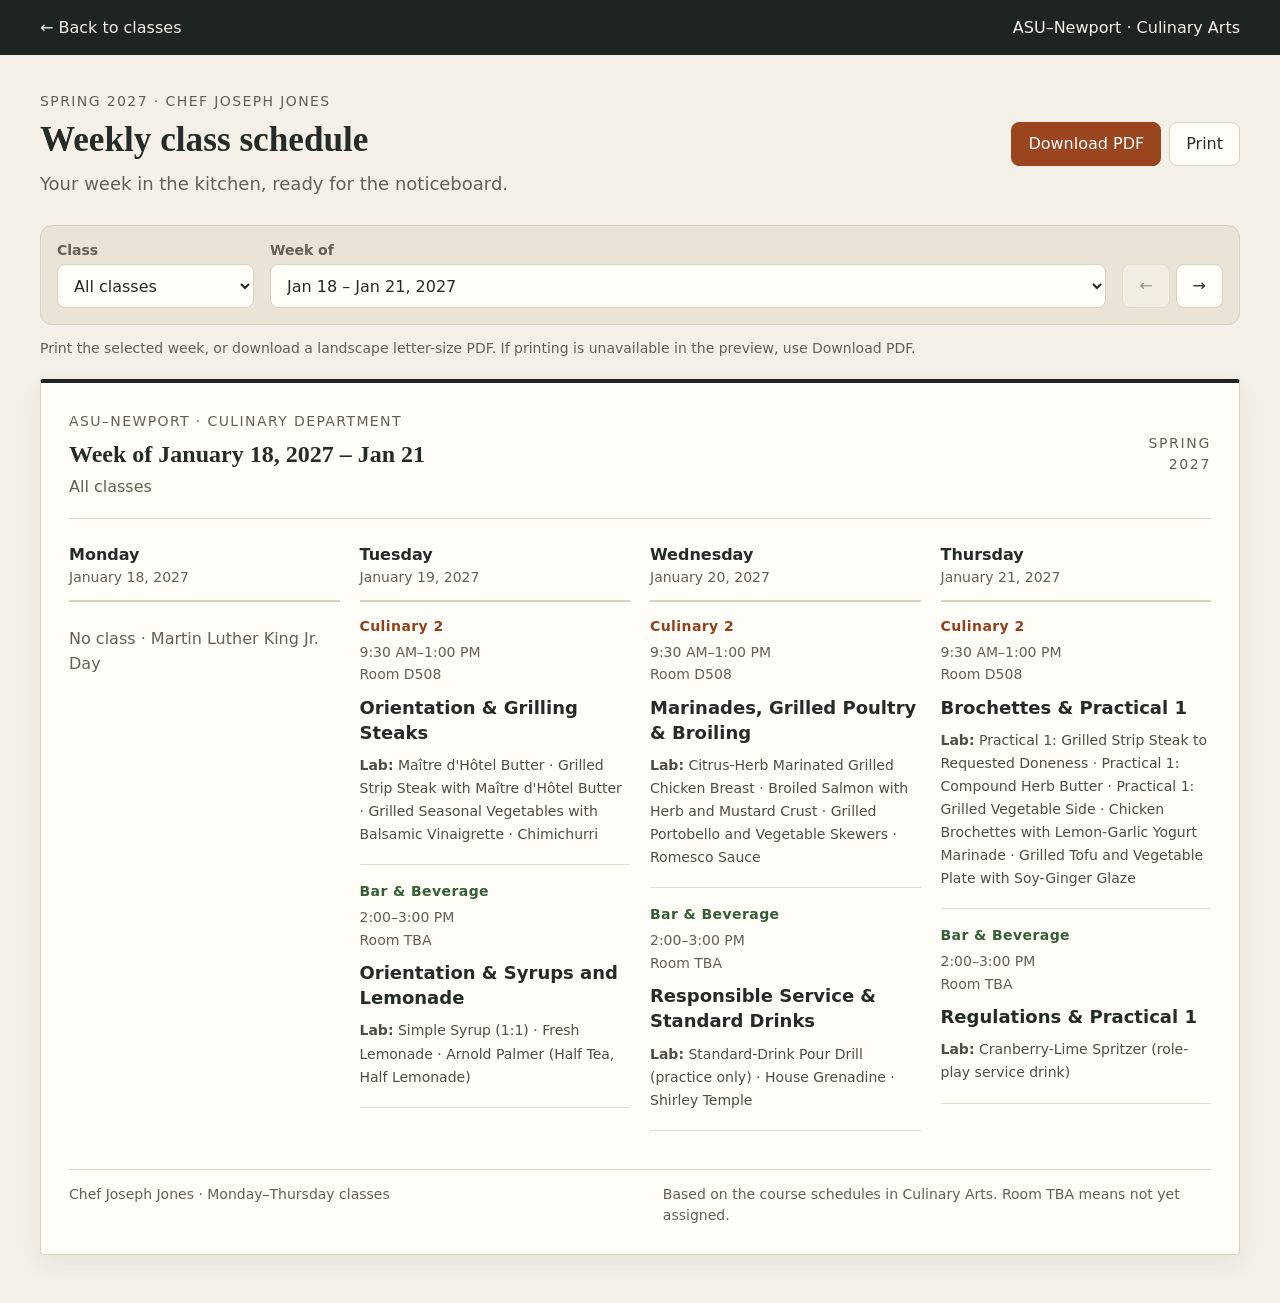
<file: schedule.html>
<!doctype html>
<html lang="en">
<head>
<meta charset="utf-8">
<meta name="viewport" content="width=device-width, initial-scale=1">
<meta name="theme-color" content="#1e2420">
<title>Weekly Class Schedule · Culinary Arts</title>
<link rel="icon" href="icon.svg" type="image/svg+xml">
<link rel="preconnect" href="https://api.fontshare.com">
<link href="https://api.fontshare.com/v2/css?f[]=zodiak@500,600,700&f[]=general-sans@400,500,600&display=swap" rel="stylesheet">
<link rel="stylesheet" href="styles.css">
<link rel="stylesheet" href="schedule.css">
</head>
<body class="schedule-body">
<header class="schedule-top"><a href="index.html">← Back to classes</a><span>ASU–Newport · Culinary Arts</span></header>
<main class="schedule-main">
  <section class="page-intro">
    <div><p class="overline">Spring 2027 · Chef Joseph Jones</p><h1>Weekly class schedule</h1><p class="intro-text">Your week in the kitchen, ready for the noticeboard.</p></div>
    <div class="actions"><button id="downloadPdf" class="primary" disabled>Download PDF</button><button id="printPage" disabled>Print</button></div>
  </section>
  <section class="schedule-controls" aria-label="Schedule options">
    <label>Class<select id="classFilter" disabled><option value="all">All classes</option><option value="culinary2">Culinary 2</option><option value="baking">Baking &amp; Pastry</option><option value="bar">Bar &amp; Beverage</option></select></label>
    <label class="week-field">Week of<select id="weekSelect" disabled></select></label>
    <div class="week-arrows"><button id="previousWeek" aria-label="Previous week" disabled>←</button><button id="nextWeek" aria-label="Next week" disabled>→</button></div>
  </section>
  <p class="print-help">Print the selected week, or download a landscape letter-size PDF. If printing is unavailable in the preview, use Download PDF.</p>
  <p id="downloadStatus" role="status" aria-live="polite"></p>
  <article class="week-sheet" id="weekSheet" aria-label="Selected weekly schedule" aria-busy="true">
    <header class="sheet-heading"><div><p class="overline">ASU–Newport · Culinary Department</p><h2 id="weekHeading">Loading weekly schedule…</h2><p id="filterHeading"></p></div><span class="sheet-season">SPRING<br>2027</span></header>
    <div id="weekGrid" class="week-grid"></div>
    <footer class="sheet-footer"><span>Chef Joseph Jones · Monday–Thursday classes</span><span>Based on the course schedules in Culinary Arts. Room TBA means not yet assigned.</span></footer>
  </article>
</main>
<script src="schedule-data.js"></script>
<script src="vendor/jspdf.umd.min.js?v=4.2.1"></script>
<script src="schedule.js?v=2"></script>
</body>
</html>
</file>
<file: styles.css>
/* ============ Culinary Arts shell ============ */
:root{
  --text-xs:clamp(.75rem,.7rem + .25vw,.875rem);
  --text-sm:clamp(.875rem,.8rem + .35vw,1rem);
  --text-base:clamp(1rem,.95rem + .25vw,1.125rem);
  --text-lg:clamp(1.125rem,1rem + .75vw,1.5rem);
  --shell-bg:#1e2420;          /* forest */
  --shell-ink:#f4f0e8;         /* parchment */
  --shell-muted:#b8b3a6;
  --accent-culinary2:#e08a5c;  /* ember on dark */
  --accent-baking:#d9a05f;     /* crust on dark */
  --accent-bar:#7fb069;        /* herbal */
  --radius-lg:14px;
  --font-display:'Zodiak',Georgia,serif;
  --font-body:'General Sans',system-ui,sans-serif;
}

*,*::before,*::after{box-sizing:border-box;margin:0;padding:0}
html,body{height:100%}
body{
  font-family:var(--font-body);
  background:var(--shell-bg);
  color:var(--shell-ink);
  -webkit-font-smoothing:antialiased;
  text-rendering:optimizeLegibility;
}

.shell{display:flex;flex-direction:column;height:100dvh;overflow:hidden}

/* ---------- top bar ---------- */
.shellbar{
  flex:0 0 auto;
  background:linear-gradient(180deg,#242b26 0%,var(--shell-bg) 100%);
  border-bottom:1px solid rgba(244,240,232,.14);
  padding:env(safe-area-inset-top) 0 0;
}
.shellbar-inner{
  max-width:920px;
  margin:0 auto;
  padding:10px 16px 12px;
  display:flex;
  align-items:center;
  gap:14px;
  flex-wrap:wrap;
}
.brand{display:flex;align-items:center;gap:10px;margin-right:auto}
.brand-mark{
  width:36px;height:36px;flex:0 0 auto;
  display:grid;place-items:center;
  color:var(--shell-ink);
  background:rgba(244,240,232,.08);
  border:1px solid rgba(244,240,232,.16);
  border-radius:10px;
}
.brand-text .eyebrow{
  display:block;
  font-size:var(--text-xs);
  letter-spacing:.12em;
  text-transform:uppercase;
  color:var(--shell-muted);
  font-weight:500;
}
.brand-text h1{
  font-family:var(--font-display);
  font-weight:600;
  font-size:var(--text-lg);
  line-height:1.15;
  letter-spacing:.01em;
}
.shell-nav-actions{display:flex;align-items:center;gap:12px}
.schedule-link{color:var(--shell-ink);font-size:var(--text-xs);text-decoration:none;border-bottom:1px solid var(--shell-muted);padding:8px 0;white-space:nowrap}
.schedule-link:hover{color:var(--accent-culinary2)}
.schedule-link:focus-visible{outline:2px solid var(--shell-ink);outline-offset:4px}
@media(max-width:440px){.shellbar-inner{position:relative}.brand-text .eyebrow{letter-spacing:.04em;font-size:var(--text-xs)}.brand{gap:7px;width:100%}.brand-mark{display:none}.shell-nav-actions{position:absolute;right:12px;top:24px}.schedule-link{padding:2px 0}}

/* ---------- class switch pills ---------- */
.class-switch{
  display:flex;
  gap:6px;
  background:rgba(244,240,232,.07);
  border:1px solid rgba(244,240,232,.14);
  border-radius:999px;
  padding:4px;
}
.class-pill{
  appearance:none;
  font-family:var(--font-body);
  font-size:var(--text-sm);
  font-weight:500;
  color:var(--shell-muted);
  background:transparent;
  border:0;
  border-radius:999px;
  padding:7px 13px;
  display:inline-flex;
  align-items:center;
  gap:7px;
  cursor:pointer;
  white-space:nowrap;
  transition:color .18s ease,background .18s ease;
}
.class-pill svg{opacity:.75;transition:opacity .18s ease}
.class-pill:hover{color:var(--shell-ink)}
.class-pill:hover svg{opacity:1}
.class-pill[aria-selected="true"]{color:#241a12;font-weight:600}
.class-pill[aria-selected="true"] svg{opacity:1}
#tab-culinary2[aria-selected="true"]{background:var(--accent-culinary2)}
#tab-baking[aria-selected="true"]{background:var(--accent-baking)}
#tab-bar[aria-selected="true"]{background:var(--accent-bar)}
.class-pill:focus-visible{outline:2px solid var(--shell-ink);outline-offset:2px}

/* ---------- frames ---------- */
.frames{flex:1 1 auto;position:relative;background:#f4f0e8}
.frame{
  position:absolute;inset:0;
  width:100%;height:100%;
  border:0;
  background:#f4f0e8;
  opacity:0;visibility:hidden;
  transition:opacity .22s ease;
}
.frame.active{opacity:1;visibility:visible}

/* ---------- loading skeleton ---------- */
.frame-loading{
  position:absolute;inset:0;
  padding:20px;
  display:none;
  flex-direction:column;
  gap:12px;
  background:#f4f0e8;
}
.frame-loading.show{display:flex}
.skel{border-radius:10px;background:linear-gradient(90deg,#e8e2d5 25%,#efe9dc 50%,#e8e2d5 75%);background-size:200% 100%;animation:shimmer 1.3s infinite}
.skel-hero{height:130px}
.skel-line{height:18px}
.skel-line.short{width:55%}
.skel-block{height:220px}
@keyframes shimmer{to{background-position:-200% 0}}
@media (prefers-reduced-motion:reduce){.skel{animation:none}.frame{transition:none}}

/* ---------- small screens ---------- */
@media (max-width:640px){
  .shellbar-inner{padding:8px 12px 10px;gap:10px}
  .brand-text h1{font-size:var(--text-base)}
  .brand-mark{width:32px;height:32px}
  .class-switch{width:100%;justify-content:stretch}
  .class-pill{flex:1;justify-content:center;padding:8px 6px;font-size:var(--text-xs)}
  .class-pill span{overflow:hidden;text-overflow:ellipsis}
}
</file>
<file: admin.css>
/* ==========================================================================
   Instructor Admin & Canvas Importer Styles
   ASU–Newport Culinary Arts · Chef Joseph Jones
   ========================================================================== */

:root {
  --admin-bg: #161a17;
  --admin-surface: #1e2420;
  --admin-surface-card: #252c27;
  --admin-border: #354039;
  --admin-border-focus: #52a46e;
  --admin-ink: #f4efe6;
  --admin-muted: #a6b2a9;
  --admin-accent: #3eb471;
  --admin-accent-hover: #48cf82;
  --admin-danger: #e06c75;
  --admin-danger-hover: #be5057;
  --admin-warning: #e5c07b;
  --admin-radius: 8px;
  --admin-radius-lg: 12px;
}

/* Admin trigger button in shellbar */
.admin-trigger-btn {
  display: inline-flex;
  align-items: center;
  gap: 6px;
  background: rgba(62, 180, 113, 0.12);
  color: var(--admin-accent);
  border: 1px solid rgba(62, 180, 113, 0.3);
  padding: 6px 12px;
  border-radius: 20px;
  font-family: inherit;
  font-size: 13px;
  font-weight: 500;
  cursor: pointer;
  transition: all 0.18s ease;
  white-space: nowrap;
}

.admin-trigger-btn:hover {
  background: rgba(62, 180, 113, 0.22);
  border-color: var(--admin-accent);
  color: #fff;
  transform: translateY(-1px);
}

.admin-trigger-btn svg {
  display: block;
}

/* Nav Actions Container */
.shell-nav-actions {
  display: flex;
  align-items: center;
  gap: 14px;
}

/* Admin Modal Overlay */
.admin-modal-backdrop {
  position: fixed;
  inset: 0;
  background: rgba(10, 14, 11, 0.78);
  backdrop-filter: blur(6px);
  -webkit-backdrop-filter: blur(6px);
  z-index: 9999;
  display: flex;
  align-items: center;
  justify-content: center;
  padding: 20px;
  opacity: 0;
  pointer-events: none;
  transition: opacity 0.22s ease;
}

.admin-modal-backdrop.is-open {
  opacity: 1;
  pointer-events: auto;
}

/* Modal Window */
.admin-modal {
  width: 100%;
  max-width: 960px;
  height: 90vh;
  max-height: 860px;
  background: var(--admin-bg);
  border: 1px solid var(--admin-border);
  border-radius: var(--admin-radius-lg);
  box-shadow: 0 24px 64px rgba(0, 0, 0, 0.65), 0 0 0 1px rgba(255, 255, 255, 0.05);
  display: flex;
  flex-direction: column;
  overflow: hidden;
  color: var(--admin-ink);
  transform: translateY(12px) scale(0.985);
  transition: transform 0.22s cubic-bezier(0.16, 1, 0.3, 1);
}

.admin-modal-backdrop.is-open .admin-modal {
  transform: translateY(0) scale(1);
}

/* Modal Header */
.admin-header {
  padding: 18px 24px;
  background: var(--admin-surface);
  border-bottom: 1px solid var(--admin-border);
  display: flex;
  align-items: center;
  justify-content: space-between;
  gap: 16px;
  flex-shrink: 0;
}

.admin-header-title {
  display: flex;
  align-items: center;
  gap: 12px;
}

.admin-badge {
  background: rgba(62, 180, 113, 0.15);
  color: var(--admin-accent);
  border: 1px solid rgba(62, 180, 113, 0.35);
  font-size: 11px;
  font-weight: 600;
  text-transform: uppercase;
  letter-spacing: 0.06em;
  padding: 2px 8px;
  border-radius: 12px;
}

.admin-header h2 {
  font-family: 'Zodiak', serif;
  font-size: 20px;
  font-weight: 600;
  margin: 0;
  color: #fff;
}

.admin-header p {
  margin: 2px 0 0;
  font-size: 12px;
  color: var(--admin-muted);
}

.admin-close-btn {
  background: transparent;
  border: none;
  color: var(--admin-muted);
  width: 34px;
  height: 34px;
  border-radius: 50%;
  display: flex;
  align-items: center;
  justify-content: center;
  cursor: pointer;
  transition: all 0.15s ease;
}

.admin-close-btn:hover {
  background: var(--admin-surface-card);
  color: #fff;
}

/* Course Selector Bar */
.admin-course-bar {
  padding: 12px 24px;
  background: #1a201c;
  border-bottom: 1px solid var(--admin-border);
  display: flex;
  align-items: center;
  justify-content: space-between;
  flex-wrap: wrap;
  gap: 12px;
  flex-shrink: 0;
}

.admin-course-selector {
  display: flex;
  align-items: center;
  gap: 8px;
}

.admin-course-selector label {
  font-size: 12px;
  font-weight: 500;
  color: var(--admin-muted);
  text-transform: uppercase;
  letter-spacing: 0.05em;
}

.admin-pill-group {
  display: flex;
  background: var(--admin-surface);
  border: 1px solid var(--admin-border);
  border-radius: 20px;
  padding: 3px;
  gap: 2px;
}

.admin-pill {
  border: none;
  background: transparent;
  color: var(--admin-muted);
  padding: 5px 14px;
  font-size: 13px;
  font-weight: 500;
  border-radius: 16px;
  cursor: pointer;
  transition: all 0.15s ease;
}

.admin-pill.is-active {
  background: var(--admin-accent);
  color: #0d1a12;
  font-weight: 600;
  box-shadow: 0 2px 6px rgba(62, 180, 113, 0.3);
}

.admin-course-badge {
  font-size: 12px;
  color: var(--admin-muted);
  display: flex;
  align-items: center;
  gap: 6px;
}

.admin-course-badge .dot {
  width: 8px;
  height: 8px;
  border-radius: 50%;
  background: var(--admin-accent);
}

/* Tab Navigation */
.admin-tabs {
  display: flex;
  background: var(--admin-surface);
  border-bottom: 1px solid var(--admin-border);
  padding: 0 24px;
  gap: 8px;
  overflow-x: auto;
  flex-shrink: 0;
}

.admin-tab {
  border: none;
  background: transparent;
  color: var(--admin-muted);
  padding: 12px 14px;
  font-size: 13px;
  font-weight: 500;
  border-bottom: 2px solid transparent;
  cursor: pointer;
  display: inline-flex;
  align-items: center;
  gap: 8px;
  white-space: nowrap;
  transition: all 0.15s ease;
}

.admin-tab:hover {
  color: #fff;
}

.admin-tab.is-active {
  color: var(--admin-accent);
  border-bottom-color: var(--admin-accent);
  font-weight: 600;
}

/* Tab Panels Scroll Body */
.admin-body {
  flex: 1;
  overflow-y: auto;
  padding: 24px;
}

.admin-panel {
  display: none;
}

.admin-panel.is-active {
  display: block;
}

/* Form Styles */
.admin-section {
  background: var(--admin-surface);
  border: 1px solid var(--admin-border);
  border-radius: var(--admin-radius);
  padding: 20px;
  margin-bottom: 20px;
}

.admin-section-title {
  font-family: 'Zodiak', serif;
  font-size: 16px;
  font-weight: 600;
  margin: 0 0 14px;
  color: #fff;
  display: flex;
  align-items: center;
  justify-content: space-between;
}

.admin-grid-2 {
  display: grid;
  grid-template-columns: repeat(2, 1fr);
  gap: 16px;
}

.admin-grid-3 {
  display: grid;
  grid-template-columns: repeat(3, 1fr);
  gap: 16px;
}

@media (max-width: 700px) {
  .admin-grid-2, .admin-grid-3 {
    grid-template-columns: 1fr;
  }
}

.admin-form-group {
  margin-bottom: 14px;
}

.admin-form-group label {
  display: block;
  font-size: 12px;
  font-weight: 500;
  color: var(--admin-muted);
  margin-bottom: 6px;
}

.admin-input, .admin-select, .admin-textarea {
  width: 100%;
  box-sizing: border-box;
  background: var(--admin-bg);
  border: 1px solid var(--admin-border);
  color: var(--admin-ink);
  font-family: inherit;
  font-size: 13px;
  padding: 9px 12px;
  border-radius: 6px;
  transition: border-color 0.15s ease, box-shadow 0.15s ease;
}

.admin-input:focus, .admin-select:focus, .admin-textarea:focus {
  outline: none;
  border-color: var(--admin-border-focus);
  box-shadow: 0 0 0 2px rgba(82, 164, 110, 0.2);
}

.admin-textarea {
  min-height: 80px;
  resize: vertical;
}

/* Canvas Importer Dropzone */
.canvas-dropzone {
  border: 2px dashed var(--admin-border);
  border-radius: var(--admin-radius-lg);
  background: rgba(30, 36, 32, 0.5);
  padding: 40px 24px;
  text-align: center;
  cursor: pointer;
  transition: all 0.2s ease;
  margin-bottom: 20px;
}

.canvas-dropzone:hover, .canvas-dropzone.dragover {
  border-color: var(--admin-accent);
  background: rgba(62, 180, 113, 0.08);
}

.canvas-dropzone-icon {
  width: 48px;
  height: 48px;
  margin: 0 auto 12px;
  color: var(--admin-accent);
}

.canvas-dropzone h3 {
  margin: 0 0 6px;
  font-size: 16px;
  font-weight: 600;
}

.canvas-dropzone p {
  margin: 0 0 14px;
  font-size: 13px;
  color: var(--admin-muted);
}

.canvas-format-tags {
  display: flex;
  justify-content: center;
  gap: 8px;
  flex-wrap: wrap;
}

.canvas-tag {
  background: var(--admin-surface-card);
  border: 1px solid var(--admin-border);
  padding: 3px 10px;
  border-radius: 12px;
  font-size: 11px;
  font-weight: 500;
  color: var(--admin-muted);
}

/* Import Preview Card */
.import-preview {
  background: var(--admin-surface);
  border: 1px solid var(--admin-border);
  border-radius: var(--admin-radius);
  padding: 20px;
  margin-top: 20px;
  display: none;
}

.import-preview.is-visible {
  display: block;
}

.import-stats {
  display: grid;
  grid-template-columns: repeat(auto-fit, minmax(130px, 1fr));
  gap: 12px;
  margin-bottom: 16px;
}

.import-stat-card {
  background: var(--admin-bg);
  border: 1px solid var(--admin-border);
  border-radius: 6px;
  padding: 12px;
  text-align: center;
}

.import-stat-val {
  font-size: 22px;
  font-weight: 700;
  color: var(--admin-accent);
  line-height: 1.1;
}

.import-stat-label {
  font-size: 11px;
  color: var(--admin-muted);
  margin-top: 4px;
}

.import-preview-table-wrap {
  max-height: 220px;
  overflow-y: auto;
  border: 1px solid var(--admin-border);
  border-radius: 6px;
  margin-bottom: 16px;
}

.import-table {
  width: 100%;
  border-collapse: collapse;
  font-size: 12px;
}

.import-table th {
  position: sticky;
  top: 0;
  background: #171d19;
  text-align: left;
  padding: 8px 12px;
  color: var(--admin-muted);
  border-bottom: 1px solid var(--admin-border);
  font-weight: 600;
}

.import-table td {
  padding: 8px 12px;
  border-bottom: 1px solid rgba(255, 255, 255, 0.05);
}

/* Action Buttons */
.admin-actions {
  display: flex;
  gap: 10px;
  justify-content: flex-end;
  flex-wrap: wrap;
}

.admin-btn {
  display: inline-flex;
  align-items: center;
  gap: 6px;
  padding: 8px 16px;
  border-radius: 6px;
  font-family: inherit;
  font-size: 13px;
  font-weight: 500;
  cursor: pointer;
  border: 1px solid transparent;
  transition: all 0.15s ease;
}

.admin-btn-primary {
  background: var(--admin-accent);
  color: #0b1a10;
  font-weight: 600;
}

.admin-btn-primary:hover {
  background: var(--admin-accent-hover);
  box-shadow: 0 2px 8px rgba(62, 180, 113, 0.4);
}

.admin-btn-secondary {
  background: var(--admin-surface-card);
  border-color: var(--admin-border);
  color: var(--admin-ink);
}

.admin-btn-secondary:hover {
  background: #2f3832;
  border-color: var(--admin-muted);
}

.admin-btn-danger {
  background: rgba(224, 108, 117, 0.15);
  border-color: rgba(224, 108, 117, 0.35);
  color: var(--admin-danger);
}

.admin-btn-danger:hover {
  background: var(--admin-danger);
  color: #fff;
}

/* Sessions Table / List */
.admin-sessions-list {
  display: flex;
  flex-direction: column;
  gap: 10px;
  max-height: 520px;
  overflow-y: auto;
  padding-right: 4px;
}

.session-item {
  background: var(--admin-surface-card);
  border: 1px solid var(--admin-border);
  border-radius: 6px;
  padding: 12px 16px;
  display: flex;
  align-items: center;
  justify-content: space-between;
  gap: 12px;
  transition: border-color 0.15s ease;
}

.session-item:hover {
  border-color: rgba(82, 164, 110, 0.6);
}

.session-meta {
  display: flex;
  align-items: center;
  gap: 10px;
}

.session-date-badge {
  background: var(--admin-bg);
  border: 1px solid var(--admin-border);
  padding: 4px 8px;
  border-radius: 4px;
  font-size: 11px;
  font-weight: 600;
  color: var(--admin-accent);
  min-width: 80px;
  text-align: center;
}

.session-title-text {
  font-weight: 500;
  font-size: 13px;
  color: var(--admin-ink);
}

.session-recipes-count {
  font-size: 11px;
  color: var(--admin-muted);
  margin-top: 2px;
}

/* Toast Notification inside Admin */
.admin-toast {
  position: fixed;
  bottom: 24px;
  right: 24px;
  background: #17241b;
  border: 1px solid var(--admin-accent);
  color: #fff;
  padding: 10px 18px;
  border-radius: 8px;
  font-size: 13px;
  display: flex;
  align-items: center;
  gap: 8px;
  box-shadow: 0 8px 24px rgba(0, 0, 0, 0.4);
  transform: translateY(100px);
  opacity: 0;
  transition: all 0.22s ease;
  z-index: 10001;
}

.admin-toast.is-active {
  transform: translateY(0);
  opacity: 1;
}
</file>
<file: baking/styles.css>
:root{
  --text-xs:clamp(.75rem,.7rem + .25vw,.875rem);
  --text-sm:clamp(.875rem,.8rem + .35vw,1rem);
  --text-base:clamp(1rem,.95rem + .25vw,1.125rem);
  --text-lg:clamp(1.125rem,1rem + .75vw,1.5rem);
  --text-xl:clamp(1.5rem,1.2rem + 1.25vw,2.25rem);
  --space-1:.25rem;--space-2:.5rem;--space-3:.75rem;--space-4:1rem;--space-5:1.25rem;--space-6:1.5rem;--space-8:2rem;--space-10:2.5rem;--space-12:3rem;--space-16:4rem;--space-20:5rem;
  --color-bg:#f6efe4;          /* flour */
  --color-surface:#fffaf2;
  --color-surface-2:#efe4d3;
  --color-border:#e0d2bd;
  --color-divider:#eadfcd;
  --color-text:#2b1d12;        /* espresso */
  --color-text-muted:#6f5d4b;
  --color-text-faint:#a8977f;
  --color-primary:#9a4f1c;     /* crust */
  --color-primary-hover:#7d3f14;
  --color-primary-soft:#f3dcc3;
  --color-dark:#3b2414;
  --color-success:#4d7a2c;
  --color-success-soft:#dde8cf;
  --color-warn:#a8432a;
  --radius-sm:.5rem;--radius-md:.875rem;--radius-lg:1.25rem;--radius-full:999px;
  --shadow-sm:0 1px 2px rgba(59,36,20,.06),0 1px 1px rgba(59,36,20,.04);
  --shadow-md:0 6px 20px rgba(59,36,20,.08);
  --font-display:'Erode',Georgia,serif;
  --font-body:'General Sans',system-ui,sans-serif;
  --tabbar-h:4.25rem;
  --ease:cubic-bezier(.2,.7,.2,1);
}
*{box-sizing:border-box;margin:0;padding:0}
html{-webkit-text-size-adjust:100%;background:var(--color-bg)}
body{font-family:var(--font-body);font-size:var(--text-base);color:var(--color-text);background:var(--color-bg);line-height:1.5;-webkit-font-smoothing:antialiased;min-height:100dvh}
button,input,select{font:inherit;color:inherit}
button{cursor:pointer;background:none;border:0}
:focus-visible{outline:2px solid var(--color-primary);outline-offset:2px;border-radius:var(--radius-sm)}
.app{max-width:34rem;margin:0 auto;min-height:100dvh;position:relative;background:var(--color-bg)}
@media(min-width:40rem){.app{box-shadow:0 0 0 1px var(--color-border);}}

/* top bar */
.topbar{position:sticky;top:0;z-index:20;display:flex;align-items:center;gap:var(--space-2);padding:calc(env(safe-area-inset-top) + var(--space-4)) var(--space-5) var(--space-3);background:color-mix(in srgb,var(--color-bg) 92%,transparent);backdrop-filter:blur(10px);-webkit-backdrop-filter:blur(10px);border-bottom:1px solid transparent;transition:border-color .2s}
.topbar.scrolled{border-bottom-color:var(--color-divider)}
.topbar-text{min-width:0;flex:1}
.eyebrow{font-size:var(--text-xs);letter-spacing:.06em;text-transform:uppercase;color:var(--color-text-muted);font-weight:500;white-space:nowrap;overflow:hidden;text-overflow:ellipsis}
.topbar h1{font-family:var(--font-display);font-weight:600;font-size:var(--text-xl);line-height:1.1;letter-spacing:-.01em;white-space:nowrap;overflow:hidden;text-overflow:ellipsis}
.icon-btn{width:2.5rem;height:2.5rem;border-radius:var(--radius-full);display:grid;place-items:center;margin-left:calc(var(--space-2)*-1);color:var(--color-text)}
.icon-btn:active{background:var(--color-surface-2)}

.view{padding:var(--space-2) var(--space-5) calc(var(--tabbar-h) + env(safe-area-inset-bottom) + var(--space-8));outline:none}
.view>*{animation:rise .28s var(--ease) both}
@keyframes rise{from{opacity:0;transform:translateY(6px)}to{opacity:1;transform:none}}
@media (prefers-reduced-motion:reduce){.view>*{animation:none}}

/* tab bar */
.tabbar{position:fixed;bottom:0;left:50%;transform:translateX(-50%);width:100%;max-width:34rem;z-index:30;display:grid;grid-template-columns:repeat(5,1fr);height:calc(var(--tabbar-h) + env(safe-area-inset-bottom));padding-bottom:env(safe-area-inset-bottom);background:var(--color-surface);border-top:1px solid var(--color-border)}
.tabbar button{display:flex;flex-direction:column;align-items:center;justify-content:center;gap:2px;color:var(--color-text-faint);font-size:var(--text-xs);font-weight:500;min-height:44px}
.tabbar svg{width:24px;height:24px;fill:none;stroke:currentColor;stroke-width:1.7;stroke-linecap:round;stroke-linejoin:round}
.tabbar button.active{color:var(--color-primary)}
.tabbar button.active svg{stroke-width:2.1}

/* type helpers */
.h2{font-family:var(--font-display);font-size:var(--text-lg);font-weight:600;line-height:1.2;letter-spacing:-.005em}
.label{font-size:var(--text-xs);text-transform:uppercase;letter-spacing:.07em;color:var(--color-text-muted);font-weight:600}
.muted{color:var(--color-text-muted)}
.small{font-size:var(--text-sm)}
.section{margin-top:var(--space-8)}
.section>.label{margin-bottom:var(--space-3);display:block}
.stack>*+*{margin-top:var(--space-3)}

/* cards */
.card{background:var(--color-surface);border:1px solid var(--color-border);border-radius:var(--radius-lg);padding:var(--space-5);box-shadow:var(--shadow-sm)}
.card+.card{margin-top:var(--space-3)}
.hero{background:var(--color-dark);color:#f6efe4;border:0;padding:var(--space-6) var(--space-5);position:relative;overflow:hidden}
.hero::after{content:"";position:absolute;right:-3rem;top:-3rem;width:10rem;height:10rem;border-radius:50%;border:1.5rem solid rgba(200,129,63,.18)}
.hero .label{color:#d9b48c}
.hero h2{font-family:var(--font-display);font-size:var(--text-xl);font-weight:600;line-height:1.1;margin:var(--space-2) 0 var(--space-3);position:relative}
.hero .meta{display:flex;flex-wrap:wrap;gap:var(--space-2);position:relative}
.chip{display:inline-flex;align-items:center;gap:var(--space-1);font-size:var(--text-xs);font-weight:500;padding:var(--space-1) var(--space-3);border-radius:var(--radius-full);background:var(--color-surface-2);color:var(--color-text);white-space:nowrap}
.hero .chip{background:rgba(255,255,255,.1);color:#f6efe4}
.chip.accent{background:var(--color-primary-soft);color:var(--color-primary-hover)}
.chip.exam{background:#f6d6c8;color:#7a2a14}
.hero .chip.exam{background:#c8813f;color:#2b1d12}

.btn{display:inline-flex;align-items:center;justify-content:center;gap:var(--space-2);min-height:44px;padding:0 var(--space-5);border-radius:var(--radius-full);font-weight:600;font-size:var(--text-sm);background:var(--color-primary);color:#fff;transition:background .15s}
.btn:active{background:var(--color-primary-hover)}
.btn.ghost{background:var(--color-surface-2);color:var(--color-text)}
.btn.light{background:#f6efe4;color:var(--color-dark)}
.btn.block{width:100%}
.btn-row{display:flex;gap:var(--space-2);flex-wrap:wrap;margin-top:var(--space-4)}

/* list rows */
.list{background:var(--color-surface);border:1px solid var(--color-border);border-radius:var(--radius-lg);overflow:hidden}
.row{display:flex;align-items:center;gap:var(--space-3);width:100%;text-align:left;padding:var(--space-4);min-height:56px;border-bottom:1px solid var(--color-divider)}
.row:last-child{border-bottom:0}
.row:active{background:var(--color-surface-2)}
.row .date{flex:0 0 3rem;text-align:center;line-height:1.05}
.row .date b{display:block;font-family:var(--font-display);font-size:var(--text-lg);font-weight:600}
.row .date span{font-size:var(--text-xs);color:var(--color-text-muted);text-transform:uppercase;letter-spacing:.05em}
.row .body{flex:1;min-width:0}
.row .t{font-weight:600;font-size:var(--text-sm);line-height:1.3}
.row .s{font-size:var(--text-xs);color:var(--color-text-muted);margin-top:2px;overflow:hidden;text-overflow:ellipsis;white-space:nowrap}
.row .chev{color:var(--color-text-faint);flex:0 0 auto}
.row.today{background:var(--color-primary-soft)}
.row.past .t,.row.past .date b{color:var(--color-text-muted)}

.week-h{display:flex;justify-content:space-between;align-items:baseline;gap:var(--space-3);margin:var(--space-8) 0 var(--space-3)}
.week-h:first-child{margin-top:var(--space-4)}
.week-h .h2{font-size:var(--text-base)}
.break-note{margin:var(--space-6) 0 0;padding:var(--space-3) var(--space-4);border:1px dashed var(--color-border);border-radius:var(--radius-md);font-size:var(--text-sm);color:var(--color-text-muted);text-align:center}

/* bullets */
ul.clean{list-style:none}
ul.clean li{position:relative;padding-left:var(--space-5);font-size:var(--text-sm);line-height:1.5}
ul.clean li+li{margin-top:var(--space-2)}
ul.clean li::before{content:"";position:absolute;left:2px;top:.6em;width:6px;height:6px;border-radius:50%;background:var(--color-primary)}
.timeline li{display:flex;gap:var(--space-3);padding-left:0}
.timeline li::before{display:none}
.timeline .tm{flex:0 0 3.25rem;font-variant-numeric:tabular-nums;font-weight:600;color:var(--color-primary);font-size:var(--text-sm)}

/* segmented / search */
.seg{display:flex;gap:var(--space-1);padding:var(--space-1);background:var(--color-surface-2);border-radius:var(--radius-full);overflow-x:auto;scrollbar-width:none}
.seg::-webkit-scrollbar{display:none}
.seg button{flex:1 0 auto;min-height:36px;padding:0 var(--space-4);border-radius:var(--radius-full);font-size:var(--text-sm);font-weight:500;color:var(--color-text-muted);white-space:nowrap}
.seg button.on{background:var(--color-surface);color:var(--color-text);box-shadow:var(--shadow-sm)}
.search{display:flex;align-items:center;gap:var(--space-2);background:var(--color-surface);border:1px solid var(--color-border);border-radius:var(--radius-full);padding:0 var(--space-4);min-height:48px}
.search input{flex:1;border:0;background:none;outline:none;font-size:var(--text-base);min-width:0}
.search svg{flex:0 0 auto;color:var(--color-text-faint)}
.filters{display:flex;gap:var(--space-2);overflow-x:auto;margin:var(--space-3) calc(var(--space-5)*-1) 0;padding:0 var(--space-5) var(--space-1);scrollbar-width:none}
.filters::-webkit-scrollbar{display:none}
.filters button{flex:0 0 auto;min-height:36px;padding:0 var(--space-4);border-radius:var(--radius-full);border:1px solid var(--color-border);font-size:var(--text-sm);background:var(--color-surface);color:var(--color-text-muted);white-space:nowrap}
.filters button.on{background:var(--color-dark);border-color:var(--color-dark);color:#f6efe4}

/* recipe */
.rec-meta{display:grid;grid-template-columns:1fr 1fr;gap:var(--space-3);margin-top:var(--space-4)}
.rec-meta div{background:var(--color-surface-2);border-radius:var(--radius-md);padding:var(--space-3)}
.rec-meta .v{font-size:var(--text-sm);font-weight:500;line-height:1.35;margin-top:2px}
.scaler{margin-top:var(--space-4)}
.scaler-row{display:flex;align-items:center;gap:var(--space-2);margin-top:var(--space-2)}
.stepper{display:flex;align-items:center;background:var(--color-surface-2);border-radius:var(--radius-full);height:44px}
.stepper button{width:44px;height:44px;border-radius:50%;font-size:1.25rem;font-weight:600}
.stepper button:active{background:var(--color-border)}
.stepper output{min-width:3.5rem;text-align:center;font-weight:600;font-variant-numeric:tabular-nums}
.ing{display:flex;align-items:center;gap:var(--space-3);width:100%;text-align:left;padding:var(--space-3) var(--space-4);min-height:52px;border-bottom:1px solid var(--color-divider)}
.ing:last-child{border-bottom:0}
.ing .box{flex:0 0 22px;height:22px;border-radius:6px;border:2px solid var(--color-border);display:grid;place-items:center;transition:all .15s}
.ing.done .box{background:var(--color-success);border-color:var(--color-success)}
.ing.done .box::after{content:"";width:6px;height:11px;border:solid #fff;border-width:0 2px 2px 0;transform:rotate(45deg) translate(-1px,-1px)}
.ing.done .n{color:var(--color-text-faint);text-decoration:line-through}
.ing .n{flex:1;font-size:var(--text-sm);line-height:1.35}
.ing .q{font-variant-numeric:tabular-nums;font-weight:600;font-size:var(--text-sm);text-align:right;white-space:nowrap}
.ing .p{font-size:var(--text-xs);color:var(--color-text-muted);text-align:right;min-width:2.75rem}
.ing.static{cursor:default}
.progress{height:6px;background:var(--color-surface-2);border-radius:var(--radius-full);overflow:hidden;margin-top:var(--space-2)}
.progress i{display:block;height:100%;background:var(--color-success);border-radius:inherit;transition:width .25s var(--ease)}

/* tools */
.field{display:flex;flex-direction:column;gap:var(--space-1)}
.field label{font-size:var(--text-xs);color:var(--color-text-muted);font-weight:500}
.field input,.field select{min-height:48px;border:1px solid var(--color-border);border-radius:var(--radius-md);background:var(--color-bg);padding:0 var(--space-3);font-size:var(--text-base);width:100%;font-variant-numeric:tabular-nums;-webkit-appearance:none;appearance:none}
.field input:focus,.field select:focus{outline:2px solid var(--color-primary);outline-offset:-1px}
.grid2{display:grid;grid-template-columns:1fr 1fr;gap:var(--space-3)}
.grid3{display:grid;grid-template-columns:1fr 1fr 1fr;gap:var(--space-3)}
.result{margin-top:var(--space-4);padding:var(--space-4);border-radius:var(--radius-md);background:var(--color-primary-soft);display:flex;justify-content:space-between;align-items:baseline;gap:var(--space-3)}
.result .big{font-family:var(--font-display);font-size:var(--text-xl);font-weight:600;color:var(--color-primary-hover);font-variant-numeric:tabular-nums;line-height:1}
.result .small{color:var(--color-primary-hover)}
.formula{font-size:var(--text-xs);color:var(--color-text-muted);margin-top:var(--space-2)}

/* timers */
.timer{display:flex;align-items:center;gap:var(--space-3);padding:var(--space-4);border-bottom:1px solid var(--color-divider)}
.timer:last-child{border-bottom:0}
.timer .tname{flex:1;min-width:0;font-size:var(--text-sm);font-weight:500}
.timer .tleft{font-family:var(--font-display);font-size:var(--text-lg);font-weight:600;font-variant-numeric:tabular-nums}
.timer.ring{background:#f6d6c8;animation:pulse 1s infinite}
@keyframes pulse{50%{background:#f3dcc3}}
.tbtn{width:44px;height:44px;border-radius:50%;display:grid;place-items:center;background:var(--color-surface-2)}
.tbtn.go{background:var(--color-primary);color:#fff}
.presets{display:flex;flex-wrap:wrap;gap:var(--space-2);margin-top:var(--space-3)}
.presets button{min-height:36px;padding:0 var(--space-3);border-radius:var(--radius-full);border:1px solid var(--color-border);background:var(--color-surface);font-size:var(--text-xs);font-weight:500}

/* flashcards */
.flash{perspective:1200px;margin-top:var(--space-4)}
.flash-inner{position:relative;min-height:15rem;transition:transform .45s var(--ease);transform-style:preserve-3d}
.flash.flipped .flash-inner{transform:rotateY(180deg)}
.face{position:absolute;inset:0;backface-visibility:hidden;-webkit-backface-visibility:hidden;border-radius:var(--radius-lg);padding:var(--space-6);display:flex;flex-direction:column;justify-content:center;align-items:center;text-align:center;border:1px solid var(--color-border);box-shadow:var(--shadow-md)}
.face.front{background:var(--color-surface)}
.face.front .term{font-family:var(--font-display);font-size:var(--text-xl);font-weight:600;line-height:1.15}
.face.back{background:var(--color-dark);color:#f6efe4;transform:rotateY(180deg);font-size:var(--text-base);line-height:1.5}
.face .hint{position:absolute;bottom:var(--space-4);font-size:var(--text-xs);color:var(--color-text-faint)}
.face.back .hint{color:#b29a80}
.counter{display:flex;justify-content:space-between;align-items:center;font-size:var(--text-sm);color:var(--color-text-muted);margin-top:var(--space-4)}
.problem summary{list-style:none;cursor:pointer;display:flex;gap:var(--space-3);font-size:var(--text-sm);line-height:1.45}
.problem summary::-webkit-details-marker{display:none}
.problem .num{flex:0 0 1.75rem;height:1.75rem;border-radius:50%;background:var(--color-primary-soft);color:var(--color-primary-hover);display:grid;place-items:center;font-weight:600;font-size:var(--text-xs)}
.problem .ans{margin:var(--space-3) 0 0 calc(1.75rem + var(--space-3));padding:var(--space-3);background:var(--color-success-soft);border-radius:var(--radius-md);font-size:var(--text-sm)}
.problem .reveal{display:block;margin:var(--space-2) 0 0 calc(1.75rem + var(--space-3));font-size:var(--text-xs);font-weight:600;color:var(--color-primary)}
.problem[open] .reveal{display:none}

/* rubric */
.rub-cat{display:flex;justify-content:space-between;padding:var(--space-3) var(--space-4);background:var(--color-surface-2);font-size:var(--text-xs);font-weight:600;text-transform:uppercase;letter-spacing:.05em}
.rub-item{display:flex;gap:var(--space-3);padding:var(--space-3) var(--space-4);font-size:var(--text-sm);border-bottom:1px solid var(--color-divider);line-height:1.4}
.rub-item b{margin-left:auto;font-variant-numeric:tabular-nums;color:var(--color-primary)}

.countdown{display:grid;grid-template-columns:repeat(3,1fr);gap:var(--space-2);margin-top:var(--space-4);position:relative}
.countdown div{background:rgba(255,255,255,.08);border-radius:var(--radius-md);padding:var(--space-3) var(--space-2);text-align:center}
.countdown b{display:block;font-family:var(--font-display);font-size:var(--text-xl);font-weight:600;line-height:1}
.countdown span{font-size:var(--text-xs);color:#d9b48c}

.empty{text-align:center;padding:var(--space-12) var(--space-4);color:var(--color-text-muted);font-size:var(--text-sm)}
.toast{position:fixed;left:50%;bottom:calc(var(--tabbar-h) + env(safe-area-inset-bottom) + var(--space-4));transform:translate(-50%,1rem);background:var(--color-dark);color:#f6efe4;padding:var(--space-3) var(--space-5);border-radius:var(--radius-full);font-size:var(--text-sm);opacity:0;pointer-events:none;transition:all .25s var(--ease);z-index:40;max-width:calc(100% - 2rem);text-align:center}
.toast.show{opacity:1;transform:translate(-50%,0)}
.sr{position:absolute;width:1px;height:1px;overflow:hidden;clip:rect(0 0 0 0)}
.foot{margin-top:var(--space-10);text-align:center;font-size:var(--text-xs);color:var(--color-text-faint)}
[hidden]{display:none!important}

.chip.quiz{background:#efe0c2;color:#6a4310}
details.review{margin-top:var(--space-3)}
details.review summary{cursor:pointer;font-size:var(--text-sm);font-weight:600;color:var(--color-primary);min-height:36px;display:flex;align-items:center;list-style:none}
details.review summary::-webkit-details-marker{display:none}
details.review summary::after{content:'▾';margin-left:.4em}
details.review[open] summary::after{content:'▴'}
.quiz-today{outline:2px solid var(--color-primary)}

ol.clean.steps{padding-left:1.25rem}
ol.clean.steps li{font-size:var(--text-sm);line-height:1.5;padding-left:.25rem}
ol.clean.steps li+li{margin-top:var(--space-2)}
</file>
<file: bar/styles.css>
:root{
  --text-xs:clamp(.75rem,.7rem + .25vw,.875rem);
  --text-sm:clamp(.875rem,.8rem + .35vw,1rem);
  --text-base:clamp(1rem,.95rem + .25vw,1.125rem);
  --text-lg:clamp(1.125rem,1rem + .75vw,1.5rem);
  --text-xl:clamp(1.5rem,1.2rem + 1.25vw,2.25rem);
  --space-1:.25rem;--space-2:.5rem;--space-3:.75rem;--space-4:1rem;--space-5:1.25rem;--space-6:1.5rem;--space-8:2rem;--space-10:2.5rem;--space-12:3rem;--space-16:4rem;--space-20:5rem;
  --color-bg:#f4f0e8;          /* parchment */
  --color-surface:#fffdf8;
  --color-surface-2:#e9e3d6;
  --color-border:#d9d1c1;
  --color-divider:#e4ddcf;
  --color-text:#1d211e;        /* cast iron */
  --color-text-muted:#5c625b;
  --color-text-faint:#9a9f97;
  --color-primary:#b4471f;     /* ember */
  --color-primary-hover:#8f3614;
  --color-primary-soft:#f6dccd;
  --color-dark:#1e2420;
  --color-success:#3f7a3a;
  --color-success-soft:#d9e8d3;
  --color-warn:#a8432a;
  --radius-sm:.5rem;--radius-md:.875rem;--radius-lg:1.25rem;--radius-full:999px;
  --shadow-sm:0 1px 2px rgba(30,36,32,.06),0 1px 1px rgba(30,36,32,.04);
  --shadow-md:0 6px 20px rgba(30,36,32,.08);
  --font-display:'Zodiak',Georgia,serif;
  --font-body:'General Sans',system-ui,sans-serif;
  --tabbar-h:4.25rem;
  --ease:cubic-bezier(.2,.7,.2,1);
}
*{box-sizing:border-box;margin:0;padding:0}
html{-webkit-text-size-adjust:100%;background:var(--color-bg)}
body{font-family:var(--font-body);font-size:var(--text-base);color:var(--color-text);background:var(--color-bg);line-height:1.5;-webkit-font-smoothing:antialiased;min-height:100dvh}
button,input,select{font:inherit;color:inherit}
button{cursor:pointer;background:none;border:0}
:focus-visible{outline:2px solid var(--color-primary);outline-offset:2px;border-radius:var(--radius-sm)}
.app{max-width:34rem;margin:0 auto;min-height:100dvh;position:relative;background:var(--color-bg)}
@media(min-width:40rem){.app{box-shadow:0 0 0 1px var(--color-border);}}

/* top bar */
.topbar{position:sticky;top:0;z-index:20;display:flex;align-items:center;gap:var(--space-2);padding:calc(env(safe-area-inset-top) + var(--space-4)) var(--space-5) var(--space-3);background:color-mix(in srgb,var(--color-bg) 92%,transparent);backdrop-filter:blur(10px);-webkit-backdrop-filter:blur(10px);border-bottom:1px solid transparent;transition:border-color .2s}
.topbar.scrolled{border-bottom-color:var(--color-divider)}
.topbar-text{min-width:0;flex:1}
.eyebrow{font-size:var(--text-xs);letter-spacing:.06em;text-transform:uppercase;color:var(--color-text-muted);font-weight:500;white-space:nowrap;overflow:hidden;text-overflow:ellipsis}
.topbar h1{font-family:var(--font-display);font-weight:600;font-size:var(--text-xl);line-height:1.1;letter-spacing:-.01em;white-space:nowrap;overflow:hidden;text-overflow:ellipsis}
.icon-btn{width:2.5rem;height:2.5rem;border-radius:var(--radius-full);display:grid;place-items:center;margin-left:calc(var(--space-2)*-1);color:var(--color-text)}
.icon-btn:active{background:var(--color-surface-2)}

.view{padding:var(--space-2) var(--space-5) calc(var(--tabbar-h) + env(safe-area-inset-bottom) + var(--space-8));outline:none}
.view>*{animation:rise .28s var(--ease) both}
@keyframes rise{from{opacity:0;transform:translateY(6px)}to{opacity:1;transform:none}}
@media (prefers-reduced-motion:reduce){.view>*{animation:none}}

/* tab bar */
.tabbar{position:fixed;bottom:0;left:50%;transform:translateX(-50%);width:100%;max-width:34rem;z-index:30;display:grid;grid-template-columns:repeat(5,1fr);height:calc(var(--tabbar-h) + env(safe-area-inset-bottom));padding-bottom:env(safe-area-inset-bottom);background:var(--color-surface);border-top:1px solid var(--color-border)}
.tabbar button{display:flex;flex-direction:column;align-items:center;justify-content:center;gap:2px;color:var(--color-text-faint);font-size:var(--text-xs);font-weight:500;min-height:44px}
.tabbar svg{width:24px;height:24px;fill:none;stroke:currentColor;stroke-width:1.7;stroke-linecap:round;stroke-linejoin:round}
.tabbar button.active{color:var(--color-primary)}
.tabbar button.active svg{stroke-width:2.1}

/* type helpers */
.h2{font-family:var(--font-display);font-size:var(--text-lg);font-weight:600;line-height:1.2;letter-spacing:-.005em}
.label{font-size:var(--text-xs);text-transform:uppercase;letter-spacing:.07em;color:var(--color-text-muted);font-weight:600}
.muted{color:var(--color-text-muted)}
.small{font-size:var(--text-sm)}
.section{margin-top:var(--space-8)}
.section>.label{margin-bottom:var(--space-3);display:block}
.stack>*+*{margin-top:var(--space-3)}

/* cards */
.card{background:var(--color-surface);border:1px solid var(--color-border);border-radius:var(--radius-lg);padding:var(--space-5);box-shadow:var(--shadow-sm)}
.card+.card{margin-top:var(--space-3)}
.hero{background:var(--color-dark);color:#f4f0e8;border:0;padding:var(--space-6) var(--space-5);position:relative;overflow:hidden}
.hero::after{content:"";position:absolute;right:-3rem;top:-3rem;width:10rem;height:10rem;border-radius:50%;border:1.5rem solid rgba(212,98,46,.18)}
.hero .label{color:#e9a27e}
.hero h2{font-family:var(--font-display);font-size:var(--text-xl);font-weight:600;line-height:1.1;margin:var(--space-2) 0 var(--space-3);position:relative}
.hero .meta{display:flex;flex-wrap:wrap;gap:var(--space-2);position:relative}
.chip{display:inline-flex;align-items:center;gap:var(--space-1);font-size:var(--text-xs);font-weight:500;padding:var(--space-1) var(--space-3);border-radius:var(--radius-full);background:var(--color-surface-2);color:var(--color-text);white-space:nowrap}
.hero .chip{background:rgba(255,255,255,.1);color:#f4f0e8}
.chip.accent{background:var(--color-primary-soft);color:var(--color-primary-hover)}
.chip.exam{background:#f6d6c8;color:#7a2a14}
.hero .chip.exam{background:#d4622e;color:#1d211e}

.btn{display:inline-flex;align-items:center;justify-content:center;gap:var(--space-2);min-height:44px;padding:0 var(--space-5);border-radius:var(--radius-full);font-weight:600;font-size:var(--text-sm);background:var(--color-primary);color:#fff;transition:background .15s}
.btn:active{background:var(--color-primary-hover)}
.btn.ghost{background:var(--color-surface-2);color:var(--color-text)}
.btn.light{background:#f4f0e8;color:var(--color-dark)}
.btn.block{width:100%}
.btn-row{display:flex;gap:var(--space-2);flex-wrap:wrap;margin-top:var(--space-4)}

/* list rows */
.list{background:var(--color-surface);border:1px solid var(--color-border);border-radius:var(--radius-lg);overflow:hidden}
.row{display:flex;align-items:center;gap:var(--space-3);width:100%;text-align:left;padding:var(--space-4);min-height:56px;border-bottom:1px solid var(--color-divider)}
.row:last-child{border-bottom:0}
.row:active{background:var(--color-surface-2)}
.row .date{flex:0 0 3rem;text-align:center;line-height:1.05}
.row .date b{display:block;font-family:var(--font-display);font-size:var(--text-lg);font-weight:600}
.row .date span{font-size:var(--text-xs);color:var(--color-text-muted);text-transform:uppercase;letter-spacing:.05em}
.row .body{flex:1;min-width:0}
.row .t{font-weight:600;font-size:var(--text-sm);line-height:1.3}
.row .s{font-size:var(--text-xs);color:var(--color-text-muted);margin-top:2px;overflow:hidden;text-overflow:ellipsis;white-space:nowrap}
.row .chev{color:var(--color-text-faint);flex:0 0 auto}
.row.today{background:var(--color-primary-soft)}
.row.past .t,.row.past .date b{color:var(--color-text-muted)}

.week-h{display:flex;justify-content:space-between;align-items:baseline;gap:var(--space-3);margin:var(--space-8) 0 var(--space-3)}
.week-h:first-child{margin-top:var(--space-4)}
.week-h .h2{font-size:var(--text-base)}
.break-note{margin:var(--space-6) 0 0;padding:var(--space-3) var(--space-4);border:1px dashed var(--color-border);border-radius:var(--radius-md);font-size:var(--text-sm);color:var(--color-text-muted);text-align:center}

/* bullets */
ul.clean{list-style:none}
ul.clean li{position:relative;padding-left:var(--space-5);font-size:var(--text-sm);line-height:1.5}
ul.clean li+li{margin-top:var(--space-2)}
ul.clean li::before{content:"";position:absolute;left:2px;top:.6em;width:6px;height:6px;border-radius:50%;background:var(--color-primary)}
.timeline li{display:flex;gap:var(--space-3);padding-left:0}
.timeline li::before{display:none}
.timeline .tm{flex:0 0 3.25rem;font-variant-numeric:tabular-nums;font-weight:600;color:var(--color-primary);font-size:var(--text-sm)}

/* segmented / search */
.seg{display:flex;gap:var(--space-1);padding:var(--space-1);background:var(--color-surface-2);border-radius:var(--radius-full);overflow-x:auto;scrollbar-width:none}
.seg::-webkit-scrollbar{display:none}
.seg button{flex:1 0 auto;min-height:36px;padding:0 var(--space-4);border-radius:var(--radius-full);font-size:var(--text-sm);font-weight:500;color:var(--color-text-muted);white-space:nowrap}
.seg button.on{background:var(--color-surface);color:var(--color-text);box-shadow:var(--shadow-sm)}
.search{display:flex;align-items:center;gap:var(--space-2);background:var(--color-surface);border:1px solid var(--color-border);border-radius:var(--radius-full);padding:0 var(--space-4);min-height:48px}
.search input{flex:1;border:0;background:none;outline:none;font-size:var(--text-base);min-width:0}
.search svg{flex:0 0 auto;color:var(--color-text-faint)}
.filters{display:flex;gap:var(--space-2);overflow-x:auto;margin:var(--space-3) calc(var(--space-5)*-1) 0;padding:0 var(--space-5) var(--space-1);scrollbar-width:none}
.filters::-webkit-scrollbar{display:none}
.filters button{flex:0 0 auto;min-height:36px;padding:0 var(--space-4);border-radius:var(--radius-full);border:1px solid var(--color-border);font-size:var(--text-sm);background:var(--color-surface);color:var(--color-text-muted);white-space:nowrap}
.filters button.on{background:var(--color-dark);border-color:var(--color-dark);color:#f4f0e8}

/* recipe */
.rec-meta{display:grid;grid-template-columns:1fr 1fr;gap:var(--space-3);margin-top:var(--space-4)}
.rec-meta div{background:var(--color-surface-2);border-radius:var(--radius-md);padding:var(--space-3)}
.rec-meta .v{font-size:var(--text-sm);font-weight:500;line-height:1.35;margin-top:2px}
.scaler{margin-top:var(--space-4)}
.scaler-row{display:flex;align-items:center;gap:var(--space-2);margin-top:var(--space-2)}
.stepper{display:flex;align-items:center;background:var(--color-surface-2);border-radius:var(--radius-full);height:44px}
.stepper button{width:44px;height:44px;border-radius:50%;font-size:1.25rem;font-weight:600}
.stepper button:active{background:var(--color-border)}
.stepper output{min-width:3.5rem;text-align:center;font-weight:600;font-variant-numeric:tabular-nums}
.ing{display:flex;align-items:center;gap:var(--space-3);width:100%;text-align:left;padding:var(--space-3) var(--space-4);min-height:52px;border-bottom:1px solid var(--color-divider)}
.ing:last-child{border-bottom:0}
.ing .box{flex:0 0 22px;height:22px;border-radius:6px;border:2px solid var(--color-border);display:grid;place-items:center;transition:all .15s}
.ing.done .box{background:var(--color-success);border-color:var(--color-success)}
.ing.done .box::after{content:"";width:6px;height:11px;border:solid #fff;border-width:0 2px 2px 0;transform:rotate(45deg) translate(-1px,-1px)}
.ing.done .n{color:var(--color-text-faint);text-decoration:line-through}
.ing .n{flex:1;font-size:var(--text-sm);line-height:1.35}
.ing .q{font-variant-numeric:tabular-nums;font-weight:600;font-size:var(--text-sm);text-align:right;white-space:nowrap}
.ing .p{font-size:var(--text-xs);color:var(--color-text-muted);text-align:right;min-width:2.75rem}
.ing.static{cursor:default}
.progress{height:6px;background:var(--color-surface-2);border-radius:var(--radius-full);overflow:hidden;margin-top:var(--space-2)}
.progress i{display:block;height:100%;background:var(--color-success);border-radius:inherit;transition:width .25s var(--ease)}

/* tools */
.field{display:flex;flex-direction:column;gap:var(--space-1)}
.field label{font-size:var(--text-xs);color:var(--color-text-muted);font-weight:500}
.field input,.field select{min-height:48px;border:1px solid var(--color-border);border-radius:var(--radius-md);background:var(--color-bg);padding:0 var(--space-3);font-size:var(--text-base);width:100%;font-variant-numeric:tabular-nums;-webkit-appearance:none;appearance:none}
.field input:focus,.field select:focus{outline:2px solid var(--color-primary);outline-offset:-1px}
.grid2{display:grid;grid-template-columns:1fr 1fr;gap:var(--space-3)}
.grid3{display:grid;grid-template-columns:1fr 1fr 1fr;gap:var(--space-3)}
.result{margin-top:var(--space-4);padding:var(--space-4);border-radius:var(--radius-md);background:var(--color-primary-soft);display:flex;justify-content:space-between;align-items:baseline;gap:var(--space-3)}
.result .big{font-family:var(--font-display);font-size:var(--text-xl);font-weight:600;color:var(--color-primary-hover);font-variant-numeric:tabular-nums;line-height:1}
.result .small{color:var(--color-primary-hover)}
.formula{font-size:var(--text-xs);color:var(--color-text-muted);margin-top:var(--space-2)}

/* timers */
.timer{display:flex;align-items:center;gap:var(--space-3);padding:var(--space-4);border-bottom:1px solid var(--color-divider)}
.timer:last-child{border-bottom:0}
.timer .tname{flex:1;min-width:0;font-size:var(--text-sm);font-weight:500}
.timer .tleft{font-family:var(--font-display);font-size:var(--text-lg);font-weight:600;font-variant-numeric:tabular-nums}
.timer.ring{background:#f6d6c8;animation:pulse 1s infinite}
@keyframes pulse{50%{background:#f6dccd}}
.tbtn{width:44px;height:44px;border-radius:50%;display:grid;place-items:center;background:var(--color-surface-2)}
.tbtn.go{background:var(--color-primary);color:#fff}
.presets{display:flex;flex-wrap:wrap;gap:var(--space-2);margin-top:var(--space-3)}
.presets button{min-height:36px;padding:0 var(--space-3);border-radius:var(--radius-full);border:1px solid var(--color-border);background:var(--color-surface);font-size:var(--text-xs);font-weight:500}

/* flashcards */
.flash{perspective:1200px;margin-top:var(--space-4)}
.flash-inner{position:relative;min-height:15rem;transition:transform .45s var(--ease);transform-style:preserve-3d}
.flash.flipped .flash-inner{transform:rotateY(180deg)}
.face{position:absolute;inset:0;backface-visibility:hidden;-webkit-backface-visibility:hidden;border-radius:var(--radius-lg);padding:var(--space-6);display:flex;flex-direction:column;justify-content:center;align-items:center;text-align:center;border:1px solid var(--color-border);box-shadow:var(--shadow-md)}
.face.front{background:var(--color-surface)}
.face.front .term{font-family:var(--font-display);font-size:var(--text-xl);font-weight:600;line-height:1.15}
.face.back{background:var(--color-dark);color:#f4f0e8;transform:rotateY(180deg);font-size:var(--text-base);line-height:1.5}
.face .hint{position:absolute;bottom:var(--space-4);font-size:var(--text-xs);color:var(--color-text-faint)}
.face.back .hint{color:#a3aaa2}
.counter{display:flex;justify-content:space-between;align-items:center;font-size:var(--text-sm);color:var(--color-text-muted);margin-top:var(--space-4)}
.problem summary{list-style:none;cursor:pointer;display:flex;gap:var(--space-3);font-size:var(--text-sm);line-height:1.45}
.problem summary::-webkit-details-marker{display:none}
.problem .num{flex:0 0 1.75rem;height:1.75rem;border-radius:50%;background:var(--color-primary-soft);color:var(--color-primary-hover);display:grid;place-items:center;font-weight:600;font-size:var(--text-xs)}
.problem .ans{margin:var(--space-3) 0 0 calc(1.75rem + var(--space-3));padding:var(--space-3);background:var(--color-success-soft);border-radius:var(--radius-md);font-size:var(--text-sm)}
.problem .reveal{display:block;margin:var(--space-2) 0 0 calc(1.75rem + var(--space-3));font-size:var(--text-xs);font-weight:600;color:var(--color-primary)}
.problem[open] .reveal{display:none}

/* rubric */
.rub-cat{display:flex;justify-content:space-between;padding:var(--space-3) var(--space-4);background:var(--color-surface-2);font-size:var(--text-xs);font-weight:600;text-transform:uppercase;letter-spacing:.05em}
.rub-item{display:flex;gap:var(--space-3);padding:var(--space-3) var(--space-4);font-size:var(--text-sm);border-bottom:1px solid var(--color-divider);line-height:1.4}
.rub-item b{margin-left:auto;font-variant-numeric:tabular-nums;color:var(--color-primary)}

.countdown{display:grid;grid-template-columns:repeat(3,1fr);gap:var(--space-2);margin-top:var(--space-4);position:relative}
.countdown div{background:rgba(255,255,255,.08);border-radius:var(--radius-md);padding:var(--space-3) var(--space-2);text-align:center}
.countdown b{display:block;font-family:var(--font-display);font-size:var(--text-xl);font-weight:600;line-height:1}
.countdown span{font-size:var(--text-xs);color:#e9a27e}

.empty{text-align:center;padding:var(--space-12) var(--space-4);color:var(--color-text-muted);font-size:var(--text-sm)}
.toast{position:fixed;left:50%;bottom:calc(var(--tabbar-h) + env(safe-area-inset-bottom) + var(--space-4));transform:translate(-50%,1rem);background:var(--color-dark);color:#f4f0e8;padding:var(--space-3) var(--space-5);border-radius:var(--radius-full);font-size:var(--text-sm);opacity:0;pointer-events:none;transition:all .25s var(--ease);z-index:40;max-width:calc(100% - 2rem);text-align:center}
.toast.show{opacity:1;transform:translate(-50%,0)}
.sr{position:absolute;width:1px;height:1px;overflow:hidden;clip:rect(0 0 0 0)}
.foot{margin-top:var(--space-10);text-align:center;font-size:var(--text-xs);color:var(--color-text-faint)}
[hidden]{display:none!important}

.chip.quiz{background:#efe0c2;color:#6a4310}
details.review{margin-top:var(--space-3)}
details.review summary{cursor:pointer;font-size:var(--text-sm);font-weight:600;color:var(--color-primary);min-height:36px;display:flex;align-items:center;list-style:none}
details.review summary::-webkit-details-marker{display:none}
details.review summary::after{content:'▾';margin-left:.4em}
details.review[open] summary::after{content:'▴'}
.quiz-today{outline:2px solid var(--color-primary)}

/* ---- Cook Lab additions ---- */
.chip.prac{background:#dfe9dc;color:#2d5a2a}
.hero .chip.prac{background:#9cc490;color:#14210f}
.chip.rev{background:#e3e6ee;color:#3a4566}
.hero .chip.quiz{background:#f1c27a;color:#2a1b06}
.hero p{position:relative}
.info-grid{display:grid;grid-template-columns:1fr 1fr;gap:var(--space-2);margin-top:var(--space-4);position:relative}
.info-grid div{background:rgba(255,255,255,.08);border-radius:var(--radius-md);padding:var(--space-3)}
.info-grid .k{font-size:var(--text-xs);color:#e9a27e;text-transform:uppercase;letter-spacing:.06em;font-weight:600}
.info-grid .v{font-size:var(--text-sm);font-weight:500;line-height:1.35;margin-top:2px}
.prose{font-size:var(--text-sm);line-height:1.6}
.prose+.prose{margin-top:var(--space-3)}
.steps{counter-reset:st;list-style:none}
.steps li{counter-increment:st;position:relative;padding-left:2.4rem;font-size:var(--text-sm);line-height:1.55;min-height:1.9rem}
.steps li+li{margin-top:var(--space-3)}
.steps li::before{content:counter(st);position:absolute;left:0;top:0;width:1.75rem;height:1.75rem;border-radius:50%;background:var(--color-primary-soft);color:var(--color-primary-hover);display:grid;place-items:center;font-weight:600;font-size:var(--text-xs)}
.steps .stimer{display:inline-flex;align-items:center;gap:4px;margin-left:6px;padding:2px 10px;min-height:28px;border-radius:var(--radius-full);background:var(--color-surface-2);font-size:var(--text-xs);font-weight:600;color:var(--color-primary-hover);vertical-align:middle}
.ing .q{display:flex;flex-direction:column;align-items:flex-end;line-height:1.25}
.ing .q small{font-weight:500;color:var(--color-text-muted);font-size:var(--text-xs)}
.safe{display:flex;gap:var(--space-3);align-items:flex-start;padding:var(--space-4);border-radius:var(--radius-md);background:#fbe3d6;color:#6b2510;font-size:var(--text-sm);line-height:1.45;margin-top:var(--space-4)}
.safe svg{flex:0 0 auto;margin-top:2px}
.method-tag{display:inline-block;font-size:var(--text-xs);color:var(--color-text-muted);margin-top:2px}
.ttable{width:100%;border-collapse:collapse;font-size:var(--text-sm)}
.ttable th{text-align:left;font-size:var(--text-xs);text-transform:uppercase;letter-spacing:.05em;color:var(--color-text-muted);font-weight:600;padding:0 0 var(--space-2)}
.ttable td{padding:var(--space-3) 0;border-top:1px solid var(--color-divider);vertical-align:top;line-height:1.4}
.ttable td.t{text-align:right;white-space:nowrap;font-weight:600;font-variant-numeric:tabular-nums;padding-left:var(--space-3)}
.ttable td.t small{display:block;font-weight:500;color:var(--color-text-muted);font-size:var(--text-xs)}
.ttable .hot{color:var(--color-primary-hover)}
.src{font-size:var(--text-xs);color:var(--color-text-muted);margin-top:var(--space-3)}
.src a{color:var(--color-primary)}
.pc-row{display:grid;grid-template-columns:1fr 6.5rem 2.75rem;gap:var(--space-2);align-items:end}
.pc-row+.pc-row{margin-top:var(--space-2)}
.pc-row .tbtn{width:44px;height:48px;border-radius:var(--radius-md)}
.rub-item{flex-direction:row}
.rub-item .rt{display:block;font-weight:600}
.rub-item .rd{display:block;color:var(--color-text-muted);font-size:var(--text-xs);margin-top:2px}
.tool-nav{display:grid;grid-template-columns:1fr 1fr;gap:var(--space-2);margin-top:var(--space-4)}
.tool-nav a{display:block;padding:var(--space-3) var(--space-4);border:1px solid var(--color-border);border-radius:var(--radius-md);background:var(--color-surface);font-size:var(--text-sm);font-weight:500;text-decoration:none;color:var(--color-text);min-height:44px}
.problem .tagx{font-size:var(--text-xs);text-transform:uppercase;letter-spacing:.06em;color:var(--color-text-muted);font-weight:600;display:block;margin-bottom:2px}
.notice{padding:var(--space-3) var(--space-4);border-radius:var(--radius-md);background:var(--color-surface-2);font-size:var(--text-sm);color:var(--color-text-muted);margin-top:var(--space-3)}
@media(min-width:40rem){.view{padding-left:var(--space-6);padding-right:var(--space-6)}}
.seg button{padding:0 var(--space-3);flex:1 1 auto}
@media(max-width:400px){.seg button{padding:0 .5rem;font-size:.875rem}}
</file>
<file: culinary2/styles.css>
:root{
  --text-xs:clamp(.75rem,.7rem + .25vw,.875rem);
  --text-sm:clamp(.875rem,.8rem + .35vw,1rem);
  --text-base:clamp(1rem,.95rem + .25vw,1.125rem);
  --text-lg:clamp(1.125rem,1rem + .75vw,1.5rem);
  --text-xl:clamp(1.5rem,1.2rem + 1.25vw,2.25rem);
  --space-1:.25rem;--space-2:.5rem;--space-3:.75rem;--space-4:1rem;--space-5:1.25rem;--space-6:1.5rem;--space-8:2rem;--space-10:2.5rem;--space-12:3rem;--space-16:4rem;--space-20:5rem;
  --color-bg:#f4f0e8;          /* parchment */
  --color-surface:#fffdf8;
  --color-surface-2:#e9e3d6;
  --color-border:#d9d1c1;
  --color-divider:#e4ddcf;
  --color-text:#1d211e;        /* cast iron */
  --color-text-muted:#5c625b;
  --color-text-faint:#9a9f97;
  --color-primary:#b4471f;     /* ember */
  --color-primary-hover:#8f3614;
  --color-primary-soft:#f6dccd;
  --color-dark:#1e2420;
  --color-success:#3f7a3a;
  --color-success-soft:#d9e8d3;
  --color-warn:#a8432a;
  --radius-sm:.5rem;--radius-md:.875rem;--radius-lg:1.25rem;--radius-full:999px;
  --shadow-sm:0 1px 2px rgba(30,36,32,.06),0 1px 1px rgba(30,36,32,.04);
  --shadow-md:0 6px 20px rgba(30,36,32,.08);
  --font-display:'Zodiak',Georgia,serif;
  --font-body:'General Sans',system-ui,sans-serif;
  --tabbar-h:4.25rem;
  --ease:cubic-bezier(.2,.7,.2,1);
}
*{box-sizing:border-box;margin:0;padding:0}
html{-webkit-text-size-adjust:100%;background:var(--color-bg)}
body{font-family:var(--font-body);font-size:var(--text-base);color:var(--color-text);background:var(--color-bg);line-height:1.5;-webkit-font-smoothing:antialiased;min-height:100dvh}
button,input,select{font:inherit;color:inherit}
button{cursor:pointer;background:none;border:0}
:focus-visible{outline:2px solid var(--color-primary);outline-offset:2px;border-radius:var(--radius-sm)}
.app{max-width:34rem;margin:0 auto;min-height:100dvh;position:relative;background:var(--color-bg)}
@media(min-width:40rem){.app{box-shadow:0 0 0 1px var(--color-border);}}

/* top bar */
.topbar{position:sticky;top:0;z-index:20;display:flex;align-items:center;gap:var(--space-2);padding:calc(env(safe-area-inset-top) + var(--space-4)) var(--space-5) var(--space-3);background:color-mix(in srgb,var(--color-bg) 92%,transparent);backdrop-filter:blur(10px);-webkit-backdrop-filter:blur(10px);border-bottom:1px solid transparent;transition:border-color .2s}
.topbar.scrolled{border-bottom-color:var(--color-divider)}
.topbar-text{min-width:0;flex:1}
.eyebrow{font-size:var(--text-xs);letter-spacing:.06em;text-transform:uppercase;color:var(--color-text-muted);font-weight:500;white-space:nowrap;overflow:hidden;text-overflow:ellipsis}
.topbar h1{font-family:var(--font-display);font-weight:600;font-size:var(--text-xl);line-height:1.1;letter-spacing:-.01em;white-space:nowrap;overflow:hidden;text-overflow:ellipsis}
.icon-btn{width:2.5rem;height:2.5rem;border-radius:var(--radius-full);display:grid;place-items:center;margin-left:calc(var(--space-2)*-1);color:var(--color-text)}
.icon-btn:active{background:var(--color-surface-2)}

.view{padding:var(--space-2) var(--space-5) calc(var(--tabbar-h) + env(safe-area-inset-bottom) + var(--space-8));outline:none}
.view>*{animation:rise .28s var(--ease) both}
@keyframes rise{from{opacity:0;transform:translateY(6px)}to{opacity:1;transform:none}}
@media (prefers-reduced-motion:reduce){.view>*{animation:none}}

/* tab bar */
.tabbar{position:fixed;bottom:0;left:50%;transform:translateX(-50%);width:100%;max-width:34rem;z-index:30;display:grid;grid-template-columns:repeat(5,1fr);height:calc(var(--tabbar-h) + env(safe-area-inset-bottom));padding-bottom:env(safe-area-inset-bottom);background:var(--color-surface);border-top:1px solid var(--color-border)}
.tabbar button{display:flex;flex-direction:column;align-items:center;justify-content:center;gap:2px;color:var(--color-text-faint);font-size:var(--text-xs);font-weight:500;min-height:44px}
.tabbar svg{width:24px;height:24px;fill:none;stroke:currentColor;stroke-width:1.7;stroke-linecap:round;stroke-linejoin:round}
.tabbar button.active{color:var(--color-primary)}
.tabbar button.active svg{stroke-width:2.1}

/* type helpers */
.h2{font-family:var(--font-display);font-size:var(--text-lg);font-weight:600;line-height:1.2;letter-spacing:-.005em}
.label{font-size:var(--text-xs);text-transform:uppercase;letter-spacing:.07em;color:var(--color-text-muted);font-weight:600}
.muted{color:var(--color-text-muted)}
.small{font-size:var(--text-sm)}
.section{margin-top:var(--space-8)}
.section>.label{margin-bottom:var(--space-3);display:block}
.stack>*+*{margin-top:var(--space-3)}

/* cards */
.card{background:var(--color-surface);border:1px solid var(--color-border);border-radius:var(--radius-lg);padding:var(--space-5);box-shadow:var(--shadow-sm)}
.card+.card{margin-top:var(--space-3)}
.hero{background:var(--color-dark);color:#f4f0e8;border:0;padding:var(--space-6) var(--space-5);position:relative;overflow:hidden}
.hero::after{content:"";position:absolute;right:-3rem;top:-3rem;width:10rem;height:10rem;border-radius:50%;border:1.5rem solid rgba(212,98,46,.18)}
.hero .label{color:#e9a27e}
.hero h2{font-family:var(--font-display);font-size:var(--text-xl);font-weight:600;line-height:1.1;margin:var(--space-2) 0 var(--space-3);position:relative}
.hero .meta{display:flex;flex-wrap:wrap;gap:var(--space-2);position:relative}
.chip{display:inline-flex;align-items:center;gap:var(--space-1);font-size:var(--text-xs);font-weight:500;padding:var(--space-1) var(--space-3);border-radius:var(--radius-full);background:var(--color-surface-2);color:var(--color-text);white-space:nowrap}
.hero .chip{background:rgba(255,255,255,.1);color:#f4f0e8}
.chip.accent{background:var(--color-primary-soft);color:var(--color-primary-hover)}
.chip.exam{background:#f6d6c8;color:#7a2a14}
.hero .chip.exam{background:#d4622e;color:#1d211e}

.btn{display:inline-flex;align-items:center;justify-content:center;gap:var(--space-2);min-height:44px;padding:0 var(--space-5);border-radius:var(--radius-full);font-weight:600;font-size:var(--text-sm);background:var(--color-primary);color:#fff;transition:background .15s}
.btn:active{background:var(--color-primary-hover)}
.btn.ghost{background:var(--color-surface-2);color:var(--color-text)}
.btn.light{background:#f4f0e8;color:var(--color-dark)}
.btn.block{width:100%}
.btn-row{display:flex;gap:var(--space-2);flex-wrap:wrap;margin-top:var(--space-4)}

/* list rows */
.list{background:var(--color-surface);border:1px solid var(--color-border);border-radius:var(--radius-lg);overflow:hidden}
.row{display:flex;align-items:center;gap:var(--space-3);width:100%;text-align:left;padding:var(--space-4);min-height:56px;border-bottom:1px solid var(--color-divider)}
.row:last-child{border-bottom:0}
.row:active{background:var(--color-surface-2)}
.row .date{flex:0 0 3rem;text-align:center;line-height:1.05}
.row .date b{display:block;font-family:var(--font-display);font-size:var(--text-lg);font-weight:600}
.row .date span{font-size:var(--text-xs);color:var(--color-text-muted);text-transform:uppercase;letter-spacing:.05em}
.row .body{flex:1;min-width:0}
.row .t{font-weight:600;font-size:var(--text-sm);line-height:1.3}
.row .s{font-size:var(--text-xs);color:var(--color-text-muted);margin-top:2px;overflow:hidden;text-overflow:ellipsis;white-space:nowrap}
.row .chev{color:var(--color-text-faint);flex:0 0 auto}
.row.today{background:var(--color-primary-soft)}
.row.past .t,.row.past .date b{color:var(--color-text-muted)}

.week-h{display:flex;justify-content:space-between;align-items:baseline;gap:var(--space-3);margin:var(--space-8) 0 var(--space-3)}
.week-h:first-child{margin-top:var(--space-4)}
.week-h .h2{font-size:var(--text-base)}
.break-note{margin:var(--space-6) 0 0;padding:var(--space-3) var(--space-4);border:1px dashed var(--color-border);border-radius:var(--radius-md);font-size:var(--text-sm);color:var(--color-text-muted);text-align:center}

/* bullets */
ul.clean{list-style:none}
ul.clean li{position:relative;padding-left:var(--space-5);font-size:var(--text-sm);line-height:1.5}
ul.clean li+li{margin-top:var(--space-2)}
ul.clean li::before{content:"";position:absolute;left:2px;top:.6em;width:6px;height:6px;border-radius:50%;background:var(--color-primary)}
.timeline li{display:flex;gap:var(--space-3);padding-left:0}
.timeline li::before{display:none}
.timeline .tm{flex:0 0 3.25rem;font-variant-numeric:tabular-nums;font-weight:600;color:var(--color-primary);font-size:var(--text-sm)}

/* segmented / search */
.seg{display:flex;gap:var(--space-1);padding:var(--space-1);background:var(--color-surface-2);border-radius:var(--radius-full);overflow-x:auto;scrollbar-width:none}
.seg::-webkit-scrollbar{display:none}
.seg button{flex:1 0 auto;min-height:36px;padding:0 var(--space-4);border-radius:var(--radius-full);font-size:var(--text-sm);font-weight:500;color:var(--color-text-muted);white-space:nowrap}
.seg button.on{background:var(--color-surface);color:var(--color-text);box-shadow:var(--shadow-sm)}
.search{display:flex;align-items:center;gap:var(--space-2);background:var(--color-surface);border:1px solid var(--color-border);border-radius:var(--radius-full);padding:0 var(--space-4);min-height:48px}
.search input{flex:1;border:0;background:none;outline:none;font-size:var(--text-base);min-width:0}
.search svg{flex:0 0 auto;color:var(--color-text-faint)}
.filters{display:flex;gap:var(--space-2);overflow-x:auto;margin:var(--space-3) calc(var(--space-5)*-1) 0;padding:0 var(--space-5) var(--space-1);scrollbar-width:none}
.filters::-webkit-scrollbar{display:none}
.filters button{flex:0 0 auto;min-height:36px;padding:0 var(--space-4);border-radius:var(--radius-full);border:1px solid var(--color-border);font-size:var(--text-sm);background:var(--color-surface);color:var(--color-text-muted);white-space:nowrap}
.filters button.on{background:var(--color-dark);border-color:var(--color-dark);color:#f4f0e8}

/* recipe */
.rec-meta{display:grid;grid-template-columns:1fr 1fr;gap:var(--space-3);margin-top:var(--space-4)}
.rec-meta div{background:var(--color-surface-2);border-radius:var(--radius-md);padding:var(--space-3)}
.rec-meta .v{font-size:var(--text-sm);font-weight:500;line-height:1.35;margin-top:2px}
.scaler{margin-top:var(--space-4)}
.scaler-row{display:flex;align-items:center;gap:var(--space-2);margin-top:var(--space-2)}
.stepper{display:flex;align-items:center;background:var(--color-surface-2);border-radius:var(--radius-full);height:44px}
.stepper button{width:44px;height:44px;border-radius:50%;font-size:1.25rem;font-weight:600}
.stepper button:active{background:var(--color-border)}
.stepper output{min-width:3.5rem;text-align:center;font-weight:600;font-variant-numeric:tabular-nums}
.ing{display:flex;align-items:center;gap:var(--space-3);width:100%;text-align:left;padding:var(--space-3) var(--space-4);min-height:52px;border-bottom:1px solid var(--color-divider)}
.ing:last-child{border-bottom:0}
.ing .box{flex:0 0 22px;height:22px;border-radius:6px;border:2px solid var(--color-border);display:grid;place-items:center;transition:all .15s}
.ing.done .box{background:var(--color-success);border-color:var(--color-success)}
.ing.done .box::after{content:"";width:6px;height:11px;border:solid #fff;border-width:0 2px 2px 0;transform:rotate(45deg) translate(-1px,-1px)}
.ing.done .n{color:var(--color-text-faint);text-decoration:line-through}
.ing .n{flex:1;font-size:var(--text-sm);line-height:1.35}
.ing .q{font-variant-numeric:tabular-nums;font-weight:600;font-size:var(--text-sm);text-align:right;white-space:nowrap}
.ing .p{font-size:var(--text-xs);color:var(--color-text-muted);text-align:right;min-width:2.75rem}
.ing.static{cursor:default}
.progress{height:6px;background:var(--color-surface-2);border-radius:var(--radius-full);overflow:hidden;margin-top:var(--space-2)}
.progress i{display:block;height:100%;background:var(--color-success);border-radius:inherit;transition:width .25s var(--ease)}

/* tools */
.field{display:flex;flex-direction:column;gap:var(--space-1)}
.field label{font-size:var(--text-xs);color:var(--color-text-muted);font-weight:500}
.field input,.field select{min-height:48px;border:1px solid var(--color-border);border-radius:var(--radius-md);background:var(--color-bg);padding:0 var(--space-3);font-size:var(--text-base);width:100%;font-variant-numeric:tabular-nums;-webkit-appearance:none;appearance:none}
.field input:focus,.field select:focus{outline:2px solid var(--color-primary);outline-offset:-1px}
.grid2{display:grid;grid-template-columns:1fr 1fr;gap:var(--space-3)}
.grid3{display:grid;grid-template-columns:1fr 1fr 1fr;gap:var(--space-3)}
.result{margin-top:var(--space-4);padding:var(--space-4);border-radius:var(--radius-md);background:var(--color-primary-soft);display:flex;justify-content:space-between;align-items:baseline;gap:var(--space-3)}
.result .big{font-family:var(--font-display);font-size:var(--text-xl);font-weight:600;color:var(--color-primary-hover);font-variant-numeric:tabular-nums;line-height:1}
.result .small{color:var(--color-primary-hover)}
.formula{font-size:var(--text-xs);color:var(--color-text-muted);margin-top:var(--space-2)}

/* timers */
.timer{display:flex;align-items:center;gap:var(--space-3);padding:var(--space-4);border-bottom:1px solid var(--color-divider)}
.timer:last-child{border-bottom:0}
.timer .tname{flex:1;min-width:0;font-size:var(--text-sm);font-weight:500}
.timer .tleft{font-family:var(--font-display);font-size:var(--text-lg);font-weight:600;font-variant-numeric:tabular-nums}
.timer.ring{background:#f6d6c8;animation:pulse 1s infinite}
@keyframes pulse{50%{background:#f6dccd}}
.tbtn{width:44px;height:44px;border-radius:50%;display:grid;place-items:center;background:var(--color-surface-2)}
.tbtn.go{background:var(--color-primary);color:#fff}
.presets{display:flex;flex-wrap:wrap;gap:var(--space-2);margin-top:var(--space-3)}
.presets button{min-height:36px;padding:0 var(--space-3);border-radius:var(--radius-full);border:1px solid var(--color-border);background:var(--color-surface);font-size:var(--text-xs);font-weight:500}

/* flashcards */
.flash{perspective:1200px;margin-top:var(--space-4)}
.flash-inner{position:relative;min-height:15rem;transition:transform .45s var(--ease);transform-style:preserve-3d}
.flash.flipped .flash-inner{transform:rotateY(180deg)}
.face{position:absolute;inset:0;backface-visibility:hidden;-webkit-backface-visibility:hidden;border-radius:var(--radius-lg);padding:var(--space-6);display:flex;flex-direction:column;justify-content:center;align-items:center;text-align:center;border:1px solid var(--color-border);box-shadow:var(--shadow-md)}
.face.front{background:var(--color-surface)}
.face.front .term{font-family:var(--font-display);font-size:var(--text-xl);font-weight:600;line-height:1.15}
.face.back{background:var(--color-dark);color:#f4f0e8;transform:rotateY(180deg);font-size:var(--text-base);line-height:1.5}
.face .hint{position:absolute;bottom:var(--space-4);font-size:var(--text-xs);color:var(--color-text-faint)}
.face.back .hint{color:#a3aaa2}
.counter{display:flex;justify-content:space-between;align-items:center;font-size:var(--text-sm);color:var(--color-text-muted);margin-top:var(--space-4)}
.problem summary{list-style:none;cursor:pointer;display:flex;gap:var(--space-3);font-size:var(--text-sm);line-height:1.45}
.problem summary::-webkit-details-marker{display:none}
.problem .num{flex:0 0 1.75rem;height:1.75rem;border-radius:50%;background:var(--color-primary-soft);color:var(--color-primary-hover);display:grid;place-items:center;font-weight:600;font-size:var(--text-xs)}
.problem .ans{margin:var(--space-3) 0 0 calc(1.75rem + var(--space-3));padding:var(--space-3);background:var(--color-success-soft);border-radius:var(--radius-md);font-size:var(--text-sm)}
.problem .reveal{display:block;margin:var(--space-2) 0 0 calc(1.75rem + var(--space-3));font-size:var(--text-xs);font-weight:600;color:var(--color-primary)}
.problem[open] .reveal{display:none}

/* rubric */
.rub-cat{display:flex;justify-content:space-between;padding:var(--space-3) var(--space-4);background:var(--color-surface-2);font-size:var(--text-xs);font-weight:600;text-transform:uppercase;letter-spacing:.05em}
.rub-item{display:flex;gap:var(--space-3);padding:var(--space-3) var(--space-4);font-size:var(--text-sm);border-bottom:1px solid var(--color-divider);line-height:1.4}
.rub-item b{margin-left:auto;font-variant-numeric:tabular-nums;color:var(--color-primary)}

.countdown{display:grid;grid-template-columns:repeat(3,1fr);gap:var(--space-2);margin-top:var(--space-4);position:relative}
.countdown div{background:rgba(255,255,255,.08);border-radius:var(--radius-md);padding:var(--space-3) var(--space-2);text-align:center}
.countdown b{display:block;font-family:var(--font-display);font-size:var(--text-xl);font-weight:600;line-height:1}
.countdown span{font-size:var(--text-xs);color:#e9a27e}

.empty{text-align:center;padding:var(--space-12) var(--space-4);color:var(--color-text-muted);font-size:var(--text-sm)}
.toast{position:fixed;left:50%;bottom:calc(var(--tabbar-h) + env(safe-area-inset-bottom) + var(--space-4));transform:translate(-50%,1rem);background:var(--color-dark);color:#f4f0e8;padding:var(--space-3) var(--space-5);border-radius:var(--radius-full);font-size:var(--text-sm);opacity:0;pointer-events:none;transition:all .25s var(--ease);z-index:40;max-width:calc(100% - 2rem);text-align:center}
.toast.show{opacity:1;transform:translate(-50%,0)}
.sr{position:absolute;width:1px;height:1px;overflow:hidden;clip:rect(0 0 0 0)}
.foot{margin-top:var(--space-10);text-align:center;font-size:var(--text-xs);color:var(--color-text-faint)}
[hidden]{display:none!important}

.chip.quiz{background:#efe0c2;color:#6a4310}
details.review{margin-top:var(--space-3)}
details.review summary{cursor:pointer;font-size:var(--text-sm);font-weight:600;color:var(--color-primary);min-height:36px;display:flex;align-items:center;list-style:none}
details.review summary::-webkit-details-marker{display:none}
details.review summary::after{content:'▾';margin-left:.4em}
details.review[open] summary::after{content:'▴'}
.quiz-today{outline:2px solid var(--color-primary)}

/* ---- Cook Lab additions ---- */
.chip.prac{background:#dfe9dc;color:#2d5a2a}
.hero .chip.prac{background:#9cc490;color:#14210f}
.chip.rev{background:#e3e6ee;color:#3a4566}
.hero .chip.quiz{background:#f1c27a;color:#2a1b06}
.hero p{position:relative}
.info-grid{display:grid;grid-template-columns:1fr 1fr;gap:var(--space-2);margin-top:var(--space-4);position:relative}
.info-grid div{background:rgba(255,255,255,.08);border-radius:var(--radius-md);padding:var(--space-3)}
.info-grid .k{font-size:var(--text-xs);color:#e9a27e;text-transform:uppercase;letter-spacing:.06em;font-weight:600}
.info-grid .v{font-size:var(--text-sm);font-weight:500;line-height:1.35;margin-top:2px}
.prose{font-size:var(--text-sm);line-height:1.6}
.prose+.prose{margin-top:var(--space-3)}
.steps{counter-reset:st;list-style:none}
.steps li{counter-increment:st;position:relative;padding-left:2.4rem;font-size:var(--text-sm);line-height:1.55;min-height:1.9rem}
.steps li+li{margin-top:var(--space-3)}
.steps li::before{content:counter(st);position:absolute;left:0;top:0;width:1.75rem;height:1.75rem;border-radius:50%;background:var(--color-primary-soft);color:var(--color-primary-hover);display:grid;place-items:center;font-weight:600;font-size:var(--text-xs)}
.steps .stimer{display:inline-flex;align-items:center;gap:4px;margin-left:6px;padding:2px 10px;min-height:28px;border-radius:var(--radius-full);background:var(--color-surface-2);font-size:var(--text-xs);font-weight:600;color:var(--color-primary-hover);vertical-align:middle}
.ing .q{display:flex;flex-direction:column;align-items:flex-end;line-height:1.25}
.ing .q small{font-weight:500;color:var(--color-text-muted);font-size:var(--text-xs)}
.safe{display:flex;gap:var(--space-3);align-items:flex-start;padding:var(--space-4);border-radius:var(--radius-md);background:#fbe3d6;color:#6b2510;font-size:var(--text-sm);line-height:1.45;margin-top:var(--space-4)}
.safe svg{flex:0 0 auto;margin-top:2px}
.method-tag{display:inline-block;font-size:var(--text-xs);color:var(--color-text-muted);margin-top:2px}
.ttable{width:100%;border-collapse:collapse;font-size:var(--text-sm)}
.ttable th{text-align:left;font-size:var(--text-xs);text-transform:uppercase;letter-spacing:.05em;color:var(--color-text-muted);font-weight:600;padding:0 0 var(--space-2)}
.ttable td{padding:var(--space-3) 0;border-top:1px solid var(--color-divider);vertical-align:top;line-height:1.4}
.ttable td.t{text-align:right;white-space:nowrap;font-weight:600;font-variant-numeric:tabular-nums;padding-left:var(--space-3)}
.ttable td.t small{display:block;font-weight:500;color:var(--color-text-muted);font-size:var(--text-xs)}
.ttable .hot{color:var(--color-primary-hover)}
.src{font-size:var(--text-xs);color:var(--color-text-muted);margin-top:var(--space-3)}
.src a{color:var(--color-primary)}
.pc-row{display:grid;grid-template-columns:1fr 6.5rem 2.75rem;gap:var(--space-2);align-items:end}
.pc-row+.pc-row{margin-top:var(--space-2)}
.pc-row .tbtn{width:44px;height:48px;border-radius:var(--radius-md)}
.rub-item{flex-direction:row}
.rub-item .rt{display:block;font-weight:600}
.rub-item .rd{display:block;color:var(--color-text-muted);font-size:var(--text-xs);margin-top:2px}
.tool-nav{display:grid;grid-template-columns:1fr 1fr;gap:var(--space-2);margin-top:var(--space-4)}
.tool-nav a{display:block;padding:var(--space-3) var(--space-4);border:1px solid var(--color-border);border-radius:var(--radius-md);background:var(--color-surface);font-size:var(--text-sm);font-weight:500;text-decoration:none;color:var(--color-text);min-height:44px}
.problem .tagx{font-size:var(--text-xs);text-transform:uppercase;letter-spacing:.06em;color:var(--color-text-muted);font-weight:600;display:block;margin-bottom:2px}
.notice{padding:var(--space-3) var(--space-4);border-radius:var(--radius-md);background:var(--color-surface-2);font-size:var(--text-sm);color:var(--color-text-muted);margin-top:var(--space-3)}
@media(min-width:40rem){.view{padding-left:var(--space-6);padding-right:var(--space-6)}}
.seg button{padding:0 var(--space-3);flex:1 1 auto}
@media(max-width:400px){.seg button{padding:0 .5rem;font-size:.875rem}}
</file>
<file: schedule.css>
:root{--paper:#fffdf8;--ink:#252b26;--muted:#655f54;--line:#d9d1c2;--ember:#93401d;--text-xl:clamp(1.5rem,1.2rem + 1.25vw,2.25rem)}
.schedule-body{height:auto;min-height:100vh;background:#f4f0e8;color:var(--ink)}
.schedule-top{background:#1e2420;color:#f4f0e8;display:flex;justify-content:space-between;gap:20px;padding:18px max(24px,calc((100% - 1200px)/2));font-size:var(--text-sm)}
.schedule-top a{color:inherit;text-decoration:none}
.schedule-main{max-width:1248px;padding:36px 24px 48px;margin:auto}
.page-intro{display:flex;align-items:center;justify-content:space-between;gap:24px;margin-bottom:28px}
.overline{font-size:var(--text-xs);text-transform:uppercase;letter-spacing:.1em;color:var(--muted);line-height:1.5}
.page-intro h1{font:600 var(--text-xl)/1.25 var(--font-display);margin:6px 0 8px}
.intro-text{color:var(--muted);font-size:var(--text-base);line-height:1.5}
.actions{display:flex;gap:8px;flex-shrink:0}
button,select{font:500 var(--text-sm)/1.3 var(--font-body);border:1px solid var(--line);border-radius:8px;background:var(--paper);color:var(--ink);min-height:44px}
button{padding:10px 16px;cursor:pointer}
button:hover:not(:disabled){border-color:var(--ember);background:#f2e6d7}
button:disabled{opacity:.4;cursor:not-allowed}
button.primary{background:#9b451e;color:white;border-color:#9b451e}
button.primary:hover{background:#7e3516;color:white}
button:focus-visible,select:focus-visible,a:focus-visible{outline:2px solid #93401d;outline-offset:3px}
.schedule-controls{display:flex;align-items:flex-end;gap:16px;background:#eae3d6;padding:16px;border:1px solid var(--line);border-radius:12px}
.schedule-controls label{display:flex;flex-direction:column;gap:6px;font-size:var(--text-xs);font-weight:600;color:var(--muted)}
select{padding:9px 36px 9px 12px;width:100%;max-width:100%}
.week-field{flex:1}
.week-arrows{display:flex;gap:6px}
.print-help{font-size:var(--text-xs);line-height:1.6;color:var(--muted);margin:12px 0 20px}
#downloadStatus{font-size:var(--text-sm);margin-bottom:12px}
#downloadStatus:empty{display:none}
.week-sheet{border:1px solid var(--line);border-top:4px solid #1e2420;background:var(--paper);padding:28px;border-radius:3px;box-shadow:0 8px 25px #302b2110}
.sheet-heading{display:flex;align-items:center;justify-content:space-between;gap:16px;padding-bottom:22px;border-bottom:1px solid var(--line);margin-bottom:24px}
.sheet-heading h2{font:600 var(--text-lg)/1.35 var(--font-display);margin:6px 0}
#filterHeading{font-size:var(--text-sm);color:var(--muted)}
.sheet-season{font-size:var(--text-xs);line-height:1.5;letter-spacing:.12em;text-align:right;color:var(--muted)}
.week-grid{display:grid;grid-template-columns:repeat(4,minmax(0,1fr));gap:20px;min-height:370px}
.day-column{min-width:0}
.day-heading{padding:0 0 12px;margin-bottom:16px;border-bottom:2px solid #d9d1c2;font-size:var(--text-sm);line-height:1.5}
.day-heading time{display:block;color:var(--muted);font-weight:400;font-size:var(--text-xs)}
.class-session{padding:0 0 18px;margin-bottom:18px;border-bottom:1px solid #e7dfd1;break-inside:avoid}
.class-name{font-size:var(--text-xs);font-weight:600;letter-spacing:.03em;color:var(--ember);margin-bottom:7px}
.class-session.baking .class-name{color:#804515}
.class-session.bar .class-name{color:#365e37}
.session-time,.session-room{font-size:var(--text-xs);line-height:1.6;color:var(--muted)}
.lesson-title{font-size:var(--text-base);font-weight:600;line-height:1.4;margin:9px 0}
.recipes{font-size:var(--text-xs);line-height:1.65;color:#514d44;overflow-wrap:anywhere}
.recipes b{font-weight:600}
.empty-day{font-size:var(--text-sm);line-height:1.6;color:var(--muted);padding-top:8px}
.sheet-footer{border-top:1px solid var(--line);margin-top:20px;padding-top:14px;display:flex;justify-content:space-between;gap:24px;color:var(--muted);font-size:var(--text-xs);line-height:1.5}
.sheet-footer span{max-width:48%}
@media(max-width:850px){.week-grid{grid-template-columns:repeat(2,minmax(0,1fr))}.page-intro{align-items:flex-start;flex-direction:column}.sheet-footer{flex-direction:column;gap:8px}.sheet-footer span{max-width:none}}
@media(max-width:500px){.schedule-top{padding:16px;flex-wrap:wrap;gap:8px}.schedule-top span{display:none}.schedule-main{padding:24px 16px}.schedule-controls{flex-wrap:wrap;gap:12px}.schedule-controls label{width:100%}.schedule-controls .week-field{flex:1;min-width:150px}.week-arrows button{padding:10px 12px}.week-sheet{padding:20px}.week-grid{grid-template-columns:1fr;gap:16px}.sheet-season{display:none}.day-heading{background:#f2ede3;padding:10px;border-bottom:0}.class-session{margin-left:10px;margin-right:10px}.week-grid{min-height:0}}
@page{size:letter landscape;margin:.4in}
@media print{
html,body{height:auto!important;background:white!important;color:#111!important}
.schedule-top,.page-intro,.schedule-controls,.print-help,#downloadStatus{display:none!important}
.schedule-main{max-width:none;padding:0;margin:0}
.week-sheet{box-shadow:none;border:0;border-top:3px solid #222;padding:12px 0 0}
.sheet-heading{padding-bottom:10px;margin-bottom:14px}
.sheet-heading h2{font-size:18pt}.overline,.sheet-season,#filterHeading{font-size:9pt}
.week-grid{grid-template-columns:repeat(4,minmax(0,1fr));gap:18px;min-height:0}
.day-heading{font-size:11pt;background:none;padding:0 0 8px;border-bottom:1px solid #777}
.day-heading time,.class-name,.session-time,.session-room,.recipes,.sheet-footer{font-size:9pt}
.class-session{margin:0 0 10px;padding-bottom:10px}
.lesson-title{font-size:11pt;margin:5px 0;line-height:1.3}
.day-heading{margin-bottom:12px}
.session-time,.session-room{line-height:1.35}
.recipes{line-height:1.3}.sheet-footer{display:flex;flex-direction:row;margin-top:8px;padding-top:8px}
.sheet-season{display:block}.sheet-footer span{max-width:48%}
}
</file>
